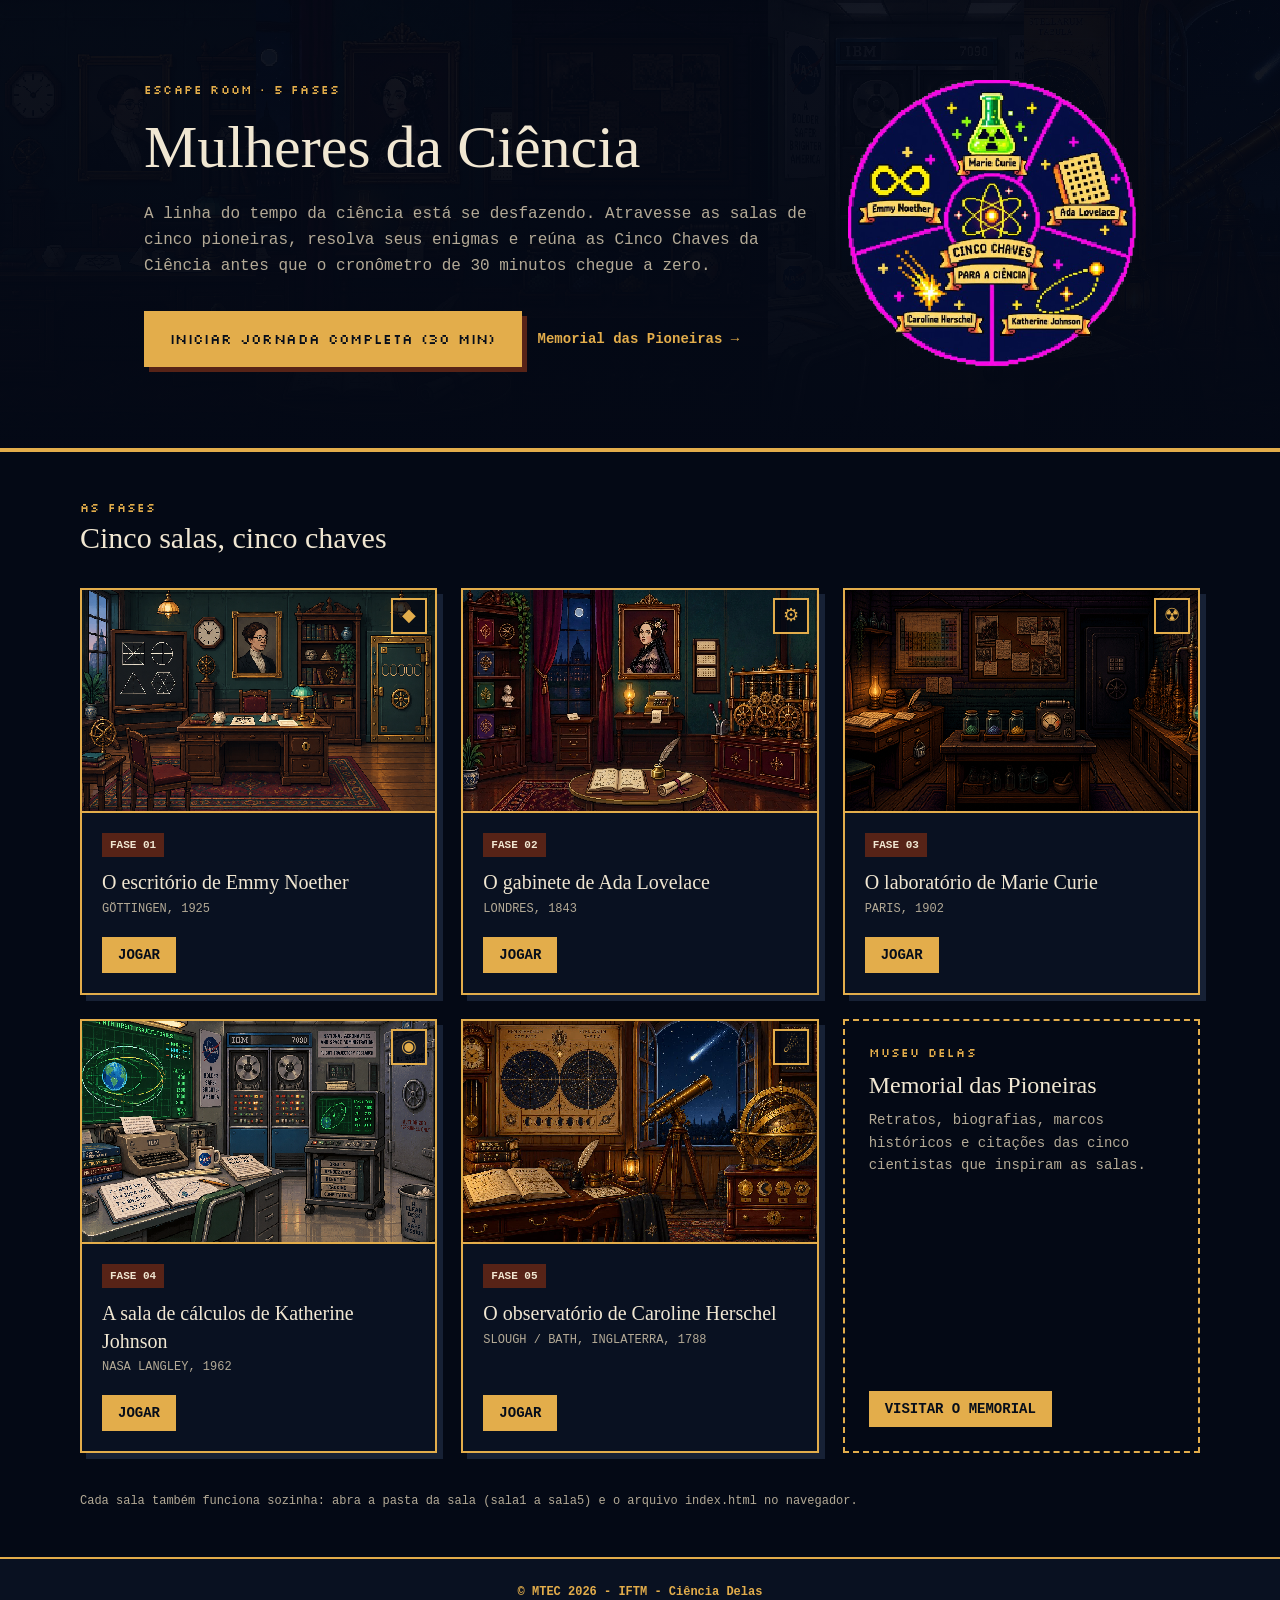
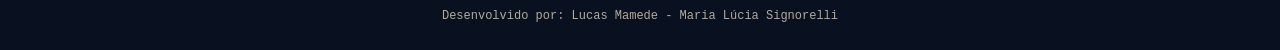
<file: index.html>
<!doctype html>
<html lang="pt-BR">
  <head>
    <meta charset="UTF-8"/>
    <meta name="viewport" content="width=device-width, initial-scale=1"/>
    <title>Escape Room — Mulheres da Ciência · Jornada pelas 5 salas</title>
    <meta name="description" content="Escape room de matemática e ciência em pixel art: cinco salas, cinco pioneiras, um cronômetro de 30 minutos."/>
    <link rel="icon" href="favicon.png" type="image/png" />
    <link rel="stylesheet" href="style.css" />
    <script src="main.js" defer></script>
  </head>

  <body>
    <!-- Toda a interface (página inicial, salas da Jornada e Memorial) é
         desenhada pelo main.js conforme o endereço: #/, #/sala1 ... #/sala5
         e #/memorial. Cada sala continua em sua própria pasta (salaN/). -->
    <div id="app"></div>

    <noscript>
      <p class="sem-script">Ative o JavaScript do navegador para jogar o escape room.</p>
    </noscript>
  </body>
</html>
</file>
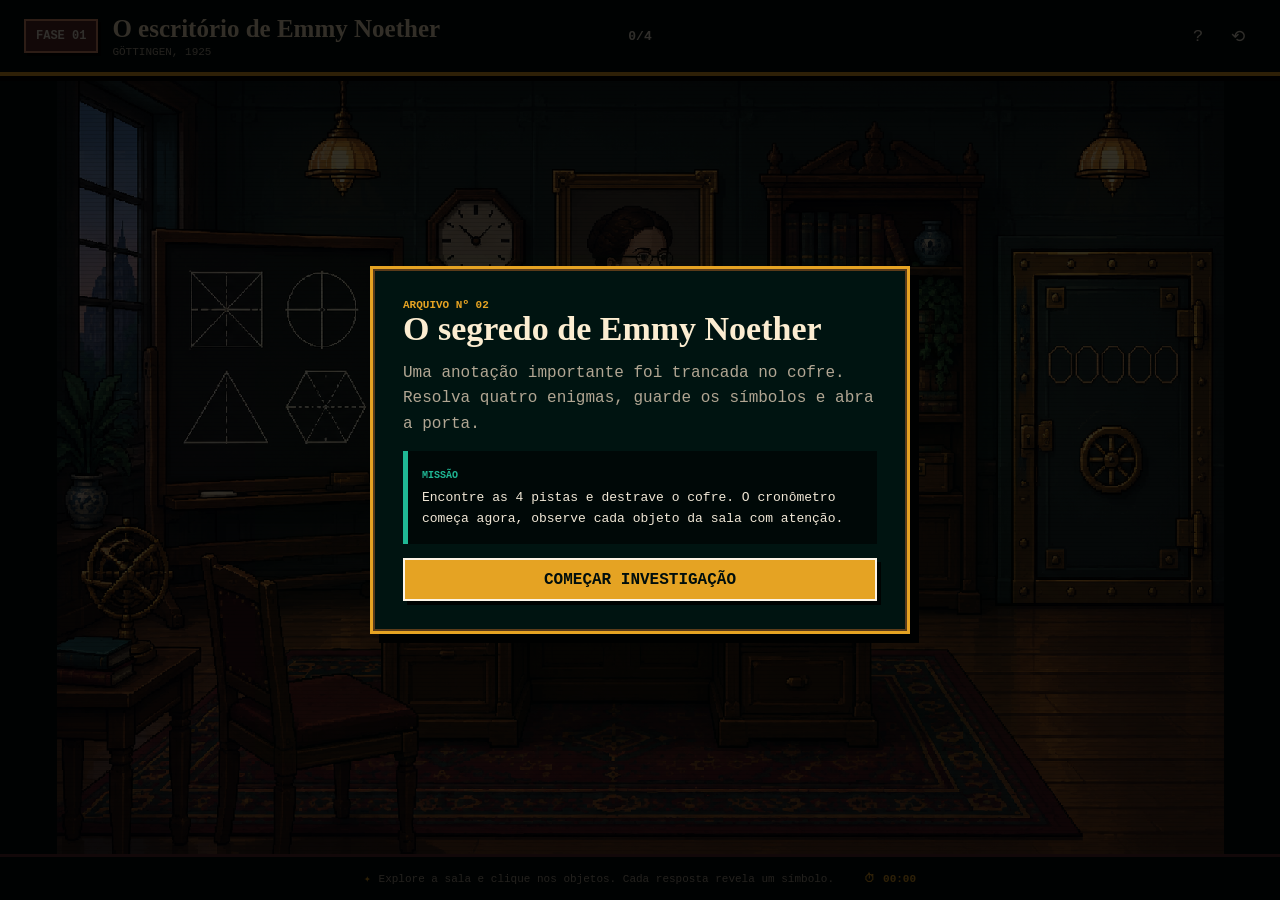
<file: sala1/index.html>
<!doctype html>
<html lang="pt-BR">
  <head>
    <meta charset="UTF-8"/>
    <meta name="viewport" content="width=device-width, initial-scale=1"/>
    <title>O Escritório de Emmy Noether — Escape Room</title>
    <meta name="description" content="Um escape room de matemática em pixel art sobre simetria e a história de Emmy Noether."/>
    <link rel="stylesheet" href="style.css" />
    <script src="main.js" defer></script>
  </head>

  <body>
    <main class="game-shell">

      <header class="game-bar">
        <div class="game-title">
          <span class="chapter">FASE 01</span>
          <div>
            <h1>O escritório de Emmy Noether</h1>
            <p>Göttingen, 1925</p>
          </div>
        </div>
        <div class="progress-panel"><strong id="progress">0/4</strong></div>
        <div class="game-actions">
          <button class="icon-btn" id="btn-help" title="Como jogar" aria-label="Como jogar"> ? </button>
          <button class="icon-btn" id="btn-reset" title="Reiniciar" aria-label="Reiniciar jogo"> ⟲ </button>
        </div>
      </header>

      <section class="room-stage" aria-label="Escritório de Emmy Noether">
        <img class="room-image" src="cenario.png" width="1536" height="1024" alt="Escritório antigo com quadro-negro, relógio, retrato, estante, escrivaninha e cofre"/>
        <div id="hotspots"></div>
        <div class="scanlines" aria-hidden="true"></div>
      </section>

      <footer class="game-footer">
        <p>
          <span class="deco" aria-hidden="true">✦</span> Explore a sala e clique nos objetos. Cada resposta revela um símbolo.</p>
        <span><span aria-hidden="true">⏱</span> <span id="timer">00:00</span></span>
      </footer>
    </main>

    <div class="overlay" id="intro-overlay">
      <div class="pixel-dialog" role="dialog" aria-modal="true">
        <div>
          <span class="dialog-kicker">ARQUIVO Nº 02</span>
          <h2>O segredo de Emmy Noether</h2>
        </div>
        <p class="dialog-desc">Uma anotação importante foi trancada no cofre. Resolva quatro enigmas, guarde os símbolos e abra a porta.</p>
        <div class="mission-note">
          <span>MISSÃO</span>
          <p>Encontre as 4 pistas e destrave o cofre. O cronômetro começa agora, observe cada objeto da sala com atenção.</p>
        </div>
        <button class="pixel-primary" id="btn-start">COMEÇAR INVESTIGAÇÃO</button>
      </div>
    </div>

    <div class="overlay" id="puzzle-overlay">
      <div class="pixel-dialog" id="puzzle-dialog" role="dialog" aria-modal="true"></div>
    </div>

    <div class="overlay" id="victory-overlay">
      <div class="pixel-dialog victory-dialog" role="dialog" aria-modal="true">
        <button class="dialog-corner-close" id="btn-close-victory" aria-label="Fechar"> ✕ </button>
        <div class="victory-star">★</div>
        <span class="dialog-kicker">SALA CONCLUÍDA</span>
        <h2>A simetria revelou o caminho!</h2>
        <p class="dialog-desc"> Emmy Noether mostrou que as simetrias da natureza estão ligadas às leis de conservação — uma ideia que transformou a matemática e a física.</p>
        <p class="victory-time">TEMPO: <span id="victory-time">00:00</span></p>
        <blockquote>“Minhas ideias são meus métodos.”</blockquote>
        <button class="pixel-primary" id="btn-again">JOGAR NOVAMENTE</button>
      </div>
    </div>
    
  </body>
</html>
</file>
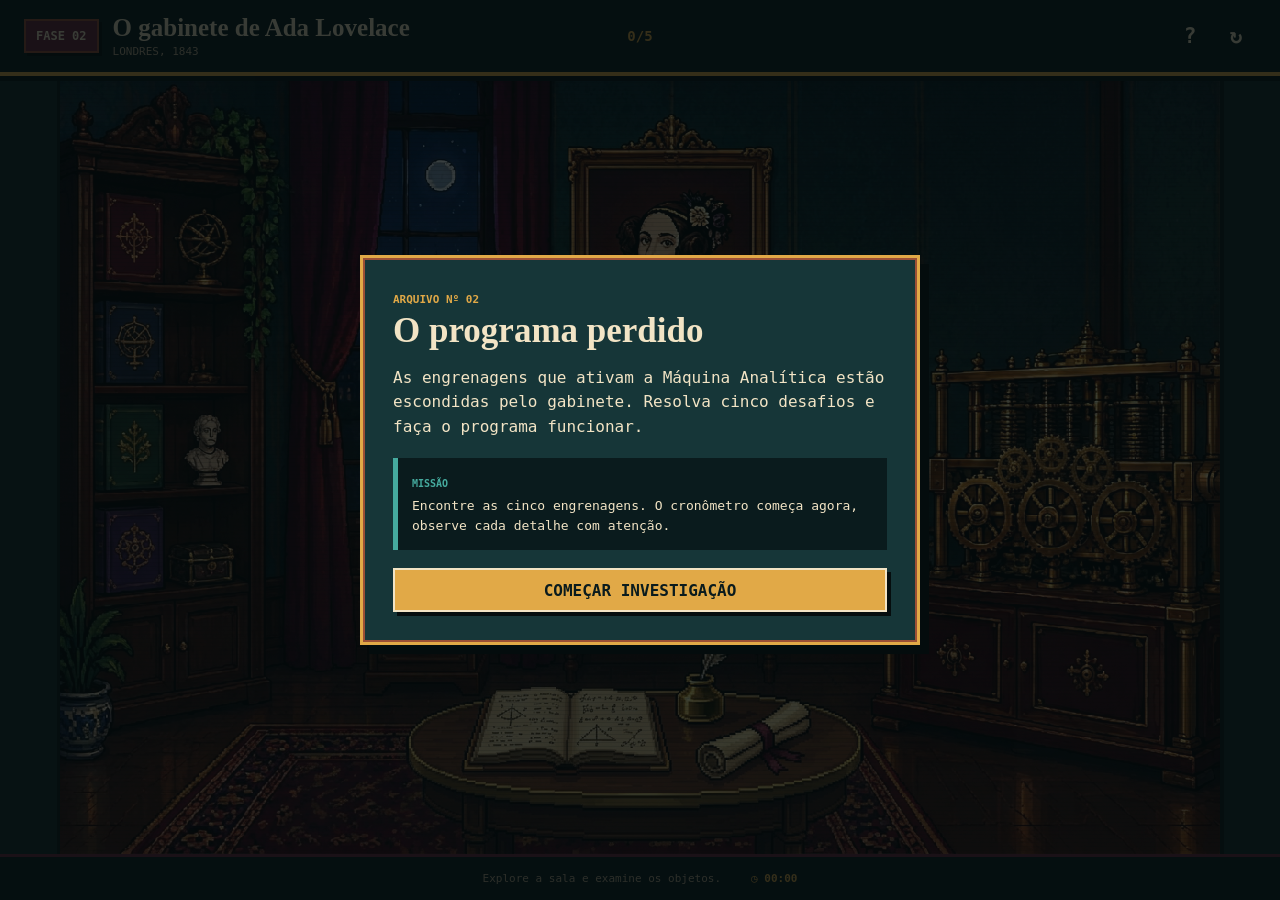
<file: sala2/index.html>
<!doctype html>
<html lang="pt-BR">
<head>
  <meta charset="utf-8">
  <meta name="viewport" content="width=device-width, initial-scale=1">
  <meta name="description" content="Escape room educativo em pixel art sobre Ada Lovelace e a Máquina Analítica.">
  <title>O Gabinete de Ada Lovelace — Escape Room</title>
  <link rel="stylesheet" href="style.css">
</head>

<body>
  
  <!-- Estrutura principal: barra superior, cenário da sala e rodapé -->
  <main class="game-shell">

    <!-- Barra superior: título da fase, progresso (X/5) e botões de ajuda/reinício -->
    <header class="game-bar">
      <div class="game-title"><span class="chapter">FASE 02</span><div><h1>O gabinete de Ada Lovelace</h1><p>Londres, 1843</p></div></div>
      <strong id="progress" class="progress" aria-live="polite">0/5</strong>
      <div class="actions">
        <button class="icon-button" id="helpButton" aria-label="Como jogar" title="Como jogar">?</button>
        <button class="icon-button" id="resetButton" aria-label="Reiniciar jogo" title="Reiniciar">↻</button>
      </div>
    </header>

    <!-- Cenário da sala. Os botões .hotspot são pontos clicáveis invisíveis posicionados sobre cada objeto; data-puzzle diz qual enigma abrir. -->
    <section class="room-stage" id="roomStage" aria-label="Gabinete vitoriano de Ada Lovelace">
      <img class="room-image" src="cenario.png" width="1264" height="848" alt="Gabinete com estante, gaveteiro, retrato, computador mecânico, 
      cartões perfurados na parede, mesa com caderno, pena e partitura, e Máquina Analítica">
      <button class="hotspot books" data-puzzle="books" aria-label="Examinar estante vitoriana"></button>
      <button class="hotspot drawers" data-puzzle="drawers" aria-label="Examinar gaveteiro"></button>
      <button class="hotspot note" data-puzzle="note" aria-label="Examinar bilhete"></button>
      <button class="hotspot portrait" data-puzzle="portrait" aria-label="Examinar retrato de Ada Lovelace"></button>
      <button class="hotspot computer" data-puzzle="computer" aria-label="Examinar computador mecânico"></button>
      <button class="hotspot cards" data-puzzle="cards" aria-label="Examinar cartões perfurados"></button>
      <button class="hotspot engine" data-puzzle="engine" aria-label="Examinar Máquina Analítica"></button>

      <!-- Brilho da lanterna azul (segue o mouse) e os quatro números escondidos em tinta invisível, junto às marcas I, II, III e IV -->
      <div class="flashlight-beam" id="flashlightBeam" aria-hidden="true"></div>
      <span class="secret-number secret-one" data-secret="1"><small>I</small>1</span>
      <span class="secret-number secret-eight" data-secret="8"><small>II</small>8</span>
      <span class="secret-number secret-four" data-secret="4"><small>III</small>4</span>
      <span class="secret-number secret-three" data-secret="3"><small>IV</small>3</span>
      <div class="scanlines" aria-hidden="true"></div>
    </section>

    <footer class="game-footer"><p id="roomPrompt">Explore a sala e examine os objetos.</p><span id="inventory" hidden>▣ LANTERNA AZUL</span><span id="timer">◷ 00:00</span></footer>
  </main>

  <!-- Janela de introdução: explica a missão e inicia o cronômetro -->
  <div class="modal open" id="introModal" role="dialog" aria-modal="true" aria-labelledby="introTitle">
    <div class="dialog intro-dialog">
      <span class="kicker">ARQUIVO Nº 02</span>
      <h2 id="introTitle">O programa perdido</h2>
       <p>As engrenagens que ativam a Máquina Analítica estão escondidas pelo gabinete. Resolva cinco desafios e faça o programa funcionar.</p>
       <div class="mission"><strong>MISSÃO</strong><p>Encontre as cinco engrenagens. O cronômetro começa agora, observe cada detalhe com atenção.</p></div>
      <button class="primary" id="startButton">COMEÇAR INVESTIGAÇÃO</button>
    </div>
  </div>

  <!-- Janela de enigma: o conteúdo (alternativas, campo de texto, gavetas ou máquina final) é montado pelo script.js em #puzzleBody -->
  <div class="modal" id="puzzleModal" role="dialog" aria-modal="true" aria-labelledby="puzzleTitle">
    <div class="dialog">
      <button class="close" id="closePuzzle" aria-label="Fechar">×</button>
      <span class="kicker" id="puzzleKicker"></span>
      <h2 id="puzzleTitle"></h2>
      <p id="puzzleDescription"></p>
      <div id="puzzleBody"></div>
      <div class="feedback-row"><p id="feedback" aria-live="polite"></p><button class="hint-button" id="hintButton">Ver dica</button></div>
      <p class="hint" id="hintText" hidden></p>
    </div>
  </div>

  <!-- Janela de vitória: aparece quando a alavanca é acionada -->
  <div class="modal" id="victoryModal" role="dialog" aria-modal="true" aria-labelledby="victoryTitle">
    <div class="dialog victory-dialog">
      <div class="victory-mark">⚙</div><span class="kicker">SALA CONCLUÍDA</span>
      <h2 id="victoryTitle">A máquina executou o programa!</h2>
      <p>Ada Lovelace percebeu que uma máquina poderia trabalhar não apenas com números, mas também com símbolos, música e ideias — uma visão pioneira da computação.</p>
      <strong id="finalTime" class="final-time"></strong>
      <blockquote>“A imaginação é a faculdade da descoberta.”</blockquote>
      <button class="primary" id="playAgainButton">JOGAR NOVAMENTE</button>
    </div>
  </div>
  <script src="script.js"></script>
</body>
</html>
</file>
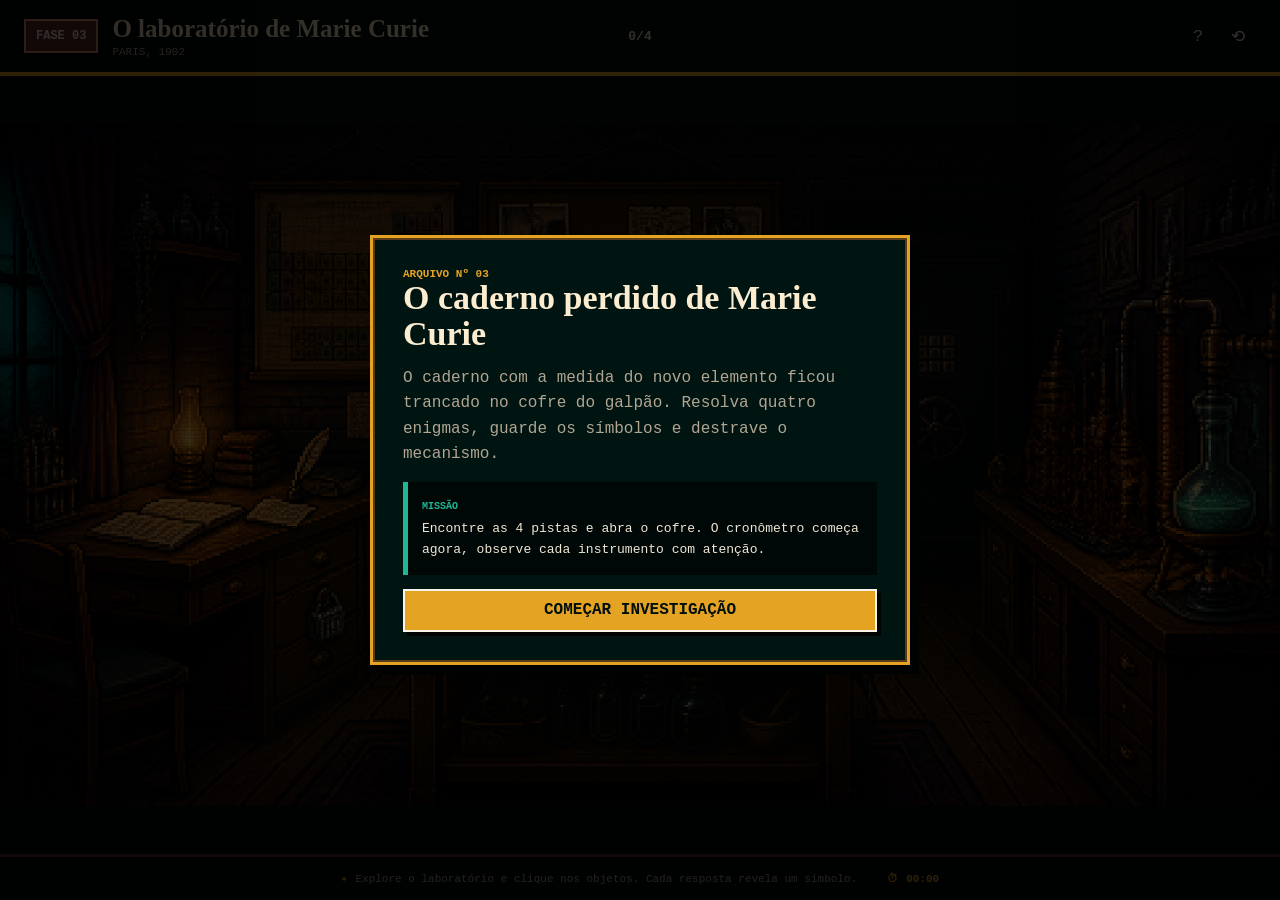
<file: sala3/index.html>
<!doctype html>
<html lang="pt-BR">
  <head>
    <meta charset="UTF-8"/>
    <meta name="viewport" content="width=device-width, initial-scale=1"/>
    <title>O Laboratório de Marie Curie — Escape Room</title>
    <meta name="description" content="Um escape room de ciência em pixel art sobre radioatividade e a história de Marie Curie."/>
    <link rel="stylesheet" href="style.css" />
    <script src="main.js" defer></script>
  </head>

  <body>
    <main class="game-shell">

      <header class="game-bar">
        <div class="game-title">
          <span class="chapter">FASE 03</span>
          <div>
            <h1>O laboratório de Marie Curie</h1>
            <p>Paris, 1902</p>
          </div>
        </div>
        <div class="progress-panel"><strong id="progress">0/4</strong></div>
        <div class="game-actions">
          <button class="icon-btn" id="btn-help" title="Como jogar" aria-label="Como jogar"> ? </button>
          <button class="icon-btn" id="btn-reset" title="Reiniciar" aria-label="Reiniciar jogo"> ⟲ </button>
        </div>
      </header>

      <section class="room-stage" aria-label="Laboratório de Marie Curie">
        <img class="room-image" src="cenario.png" width="1920" height="1024" alt="Laboratório antigo com escrivaninha, tabela periódica, painel de recortes, frascos, contador Geiger, destilador e cofre"/>
        <div id="hotspots"></div>
        <div class="scanlines" aria-hidden="true"></div>
      </section>

      <footer class="game-footer">
        <p>
          <span class="deco" aria-hidden="true">✦</span> Explore o laboratório e clique nos objetos. Cada resposta revela um símbolo.</p>
        <span><span aria-hidden="true">⏱</span> <span id="timer">00:00</span></span>
      </footer>
    </main>

    <div class="overlay" id="intro-overlay">
      <div class="pixel-dialog" role="dialog" aria-modal="true">
        <div>
          <span class="dialog-kicker">ARQUIVO Nº 03</span>
          <h2>O caderno perdido de Marie Curie</h2>
        </div>
        <p class="dialog-desc">O caderno com a medida do novo elemento ficou trancado no cofre do galpão. Resolva quatro enigmas, guarde os símbolos e destrave o mecanismo.</p>
        <div class="mission-note">
          <span>MISSÃO</span>
          <p>Encontre as 4 pistas e abra o cofre. O cronômetro começa agora, observe cada instrumento com atenção.</p>
        </div>
        <button class="pixel-primary" id="btn-start">COMEÇAR INVESTIGAÇÃO</button>
      </div>
    </div>

    <div class="overlay" id="puzzle-overlay">
      <div class="pixel-dialog" id="puzzle-dialog" role="dialog" aria-modal="true"></div>
    </div>

    <div class="overlay" id="victory-overlay">
      <div class="pixel-dialog victory-dialog" role="dialog" aria-modal="true">
        <button class="dialog-corner-close" id="btn-close-victory" aria-label="Fechar"> ✕ </button>
        <div class="victory-star">★</div>
        <span class="dialog-kicker">SALA CONCLUÍDA</span>
        <h2>O brilho invisível foi decifrado!</h2>
        <p class="dialog-desc"> Marie Curie provou que a radiação vinha do próprio átomo, isolou o polônio e o rádio e abriu caminho para a física moderna.</p>
        <p class="victory-time">TEMPO: <span id="victory-time">00:00</span></p>
        <blockquote>“Na vida, nada deve ser temido, apenas compreendido.”</blockquote>
        <button class="pixel-primary" id="btn-again">JOGAR NOVAMENTE</button>
      </div>
    </div>

  </body>
</html>
</file>
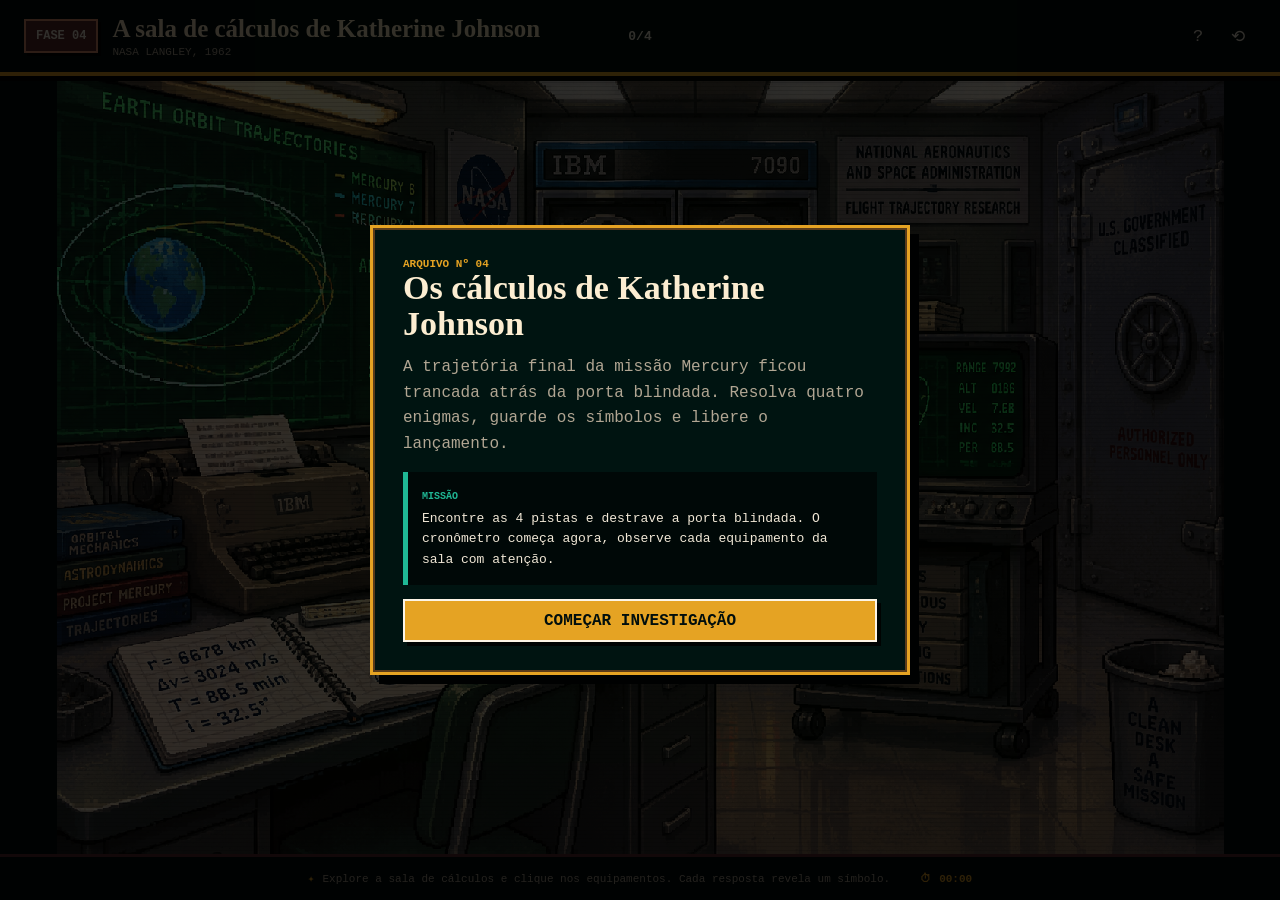
<file: sala4/index.html>
<!doctype html>
<html lang="pt-BR">
  <head>
    <meta charset="UTF-8"/>
    <meta name="viewport" content="width=device-width, initial-scale=1"/>
    <title>A Sala de Cálculos de Katherine Johnson — Escape Room</title>
    <meta name="description" content="Um escape room de matemática em pixel art sobre trajetórias espaciais e a história de Katherine Johnson na NASA."/>
    <link rel="stylesheet" href="style.css" />
    <script src="main.js" defer></script>
  </head>

  <body>
    <main class="game-shell">

      <header class="game-bar">
        <div class="game-title">
          <span class="chapter">FASE 04</span>
          <div>
            <h1>A sala de cálculos de Katherine Johnson</h1>
            <p>NASA Langley, 1962</p>
          </div>
        </div>
        <div class="progress-panel"><strong id="progress">0/4</strong></div>
        <div class="game-actions">
          <button class="icon-btn" id="btn-help" title="Como jogar" aria-label="Como jogar"> ? </button>
          <button class="icon-btn" id="btn-reset" title="Reiniciar" aria-label="Reiniciar jogo"> ⟲ </button>
        </div>
      </header>

      <section class="room-stage" aria-label="Sala de cálculos de Katherine Johnson">
        <img class="room-image" src="cenario.png" width="1536" height="1024" alt="Sala de cálculos da NASA nos anos 1960 com painel verde de trajetórias da Terra, mesa com caderno e máquina de escrever IBM, mainframe IBM 7090, terminal CRT em um carrinho e porta blindada com volante"/>
        <div id="hotspots"></div>
        <div class="scanlines" aria-hidden="true"></div>
      </section>

      <footer class="game-footer">
        <p>
          <span class="deco" aria-hidden="true">✦</span> Explore a sala de cálculos e clique nos equipamentos. Cada resposta revela um símbolo.</p>
        <span><span aria-hidden="true">⏱</span> <span id="timer">00:00</span></span>
      </footer>
    </main>

    <div class="overlay" id="intro-overlay">
      <div class="pixel-dialog" role="dialog" aria-modal="true">
        <div>
          <span class="dialog-kicker">ARQUIVO Nº 04</span>
          <h2>Os cálculos de Katherine Johnson</h2>
        </div>
        <p class="dialog-desc">A trajetória final da missão Mercury ficou trancada atrás da porta blindada. Resolva quatro enigmas, guarde os símbolos e libere o lançamento.</p>
        <div class="mission-note">
          <span>MISSÃO</span>
          <p>Encontre as 4 pistas e destrave a porta blindada. O cronômetro começa agora, observe cada equipamento da sala com atenção.</p>
        </div>
        <button class="pixel-primary" id="btn-start">COMEÇAR INVESTIGAÇÃO</button>
      </div>
    </div>

    <div class="overlay" id="puzzle-overlay">
      <div class="pixel-dialog" id="puzzle-dialog" role="dialog" aria-modal="true"></div>
    </div>

    <div class="overlay" id="victory-overlay">
      <div class="pixel-dialog victory-dialog" role="dialog" aria-modal="true">
        <button class="dialog-corner-close" id="btn-close-victory" aria-label="Fechar"> ✕ </button>
        <div class="victory-star">★</div>
        <span class="dialog-kicker">SALA CONCLUÍDA</span>
        <h2>A trajetória foi confirmada!</h2>
        <p class="dialog-desc"> Katherine Johnson calculou à mão as trajetórias das primeiras missões espaciais dos EUA. Em 1962, John Glenn só aceitou voar depois que ela conferiu os números do computador.</p>
        <p class="victory-time">TEMPO: <span id="victory-time">00:00</span></p>
        <blockquote>“Goste do que você faz, e então fará o seu melhor.”</blockquote>
        <button class="pixel-primary" id="btn-again">JOGAR NOVAMENTE</button>
      </div>
    </div>

  </body>
</html>
</file>
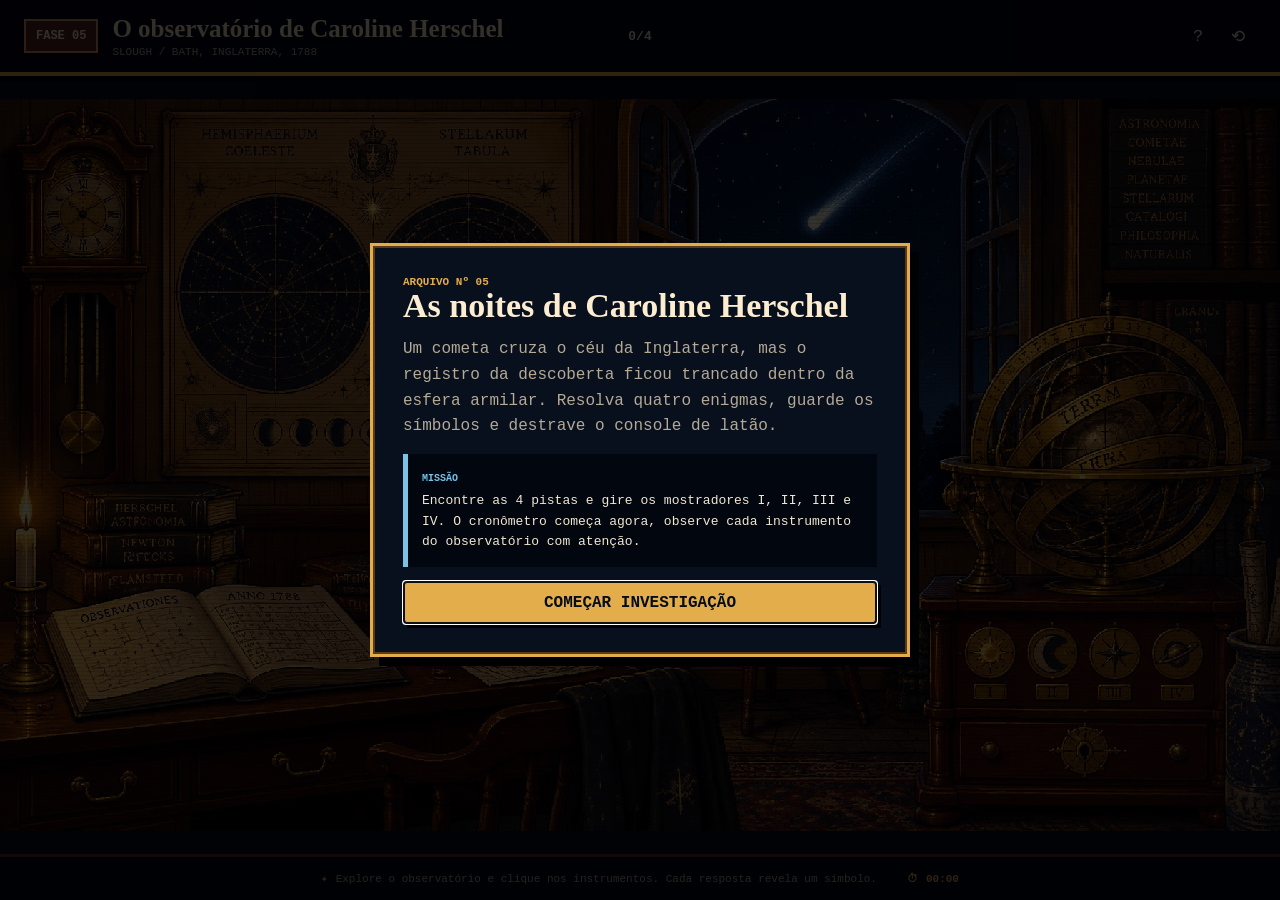
<file: sala5/index.html>
<!doctype html>
<html lang="pt-BR">
  <head>
    <meta charset="UTF-8"/>
    <meta name="viewport" content="width=device-width, initial-scale=1"/>
    <title>O Observatório de Caroline Herschel — Escape Room</title>
    <meta name="description" content="Um escape room de matemática em pixel art sobre cometas, estrelas e a história da astrônoma Caroline Herschel."/>
    <link rel="stylesheet" href="style.css" />
    <script src="main.js" defer></script>
  </head>

  <body>
    <main class="game-shell">

      <header class="game-bar">
        <div class="game-title">
          <span class="chapter">FASE 05</span>
          <div>
            <h1>O observatório de Caroline Herschel</h1>
            <p>Slough / Bath, Inglaterra, 1788</p>
          </div>
        </div>
        <div class="progress-panel"><strong id="progress">0/4</strong></div>
        <div class="game-actions">
          <button class="icon-btn" id="btn-help" title="Como jogar" aria-label="Como jogar"> ? </button>
          <button class="icon-btn" id="btn-reset" title="Reiniciar" aria-label="Reiniciar jogo"> ⟲ </button>
        </div>
      </header>

      <section class="room-stage" aria-label="Observatório de Caroline Herschel">
        <img class="room-image" src="cenario.png" width="1792" height="1024" alt="Observatório do século XVIII à luz de velas, com relógio de pêndulo, carta celeste Hemisphaerium Coeleste na parede, mesa com o diário de observações Anno 1788, telescópio refletor de latão diante da janela onde passa um cometa e esfera armilar sobre um console de latão com quatro mostradores"/>
        <div id="hotspots"></div>
        <div class="scanlines" aria-hidden="true"></div>
      </section>

      <footer class="game-footer">
        <p>
          <span class="deco" aria-hidden="true">✦</span> Explore o observatório e clique nos instrumentos. Cada resposta revela um símbolo.</p>
        <span><span aria-hidden="true">⏱</span> <span id="timer">00:00</span></span>
      </footer>
    </main>

    <div class="overlay" id="intro-overlay">
      <div class="pixel-dialog" role="dialog" aria-modal="true">
        <div>
          <span class="dialog-kicker">ARQUIVO Nº 05</span>
          <h2>As noites de Caroline Herschel</h2>
        </div>
        <p class="dialog-desc">Um cometa cruza o céu da Inglaterra, mas o registro da descoberta ficou trancado dentro da esfera armilar. Resolva quatro enigmas, guarde os símbolos e destrave o console de latão.</p>
        <div class="mission-note">
          <span>MISSÃO</span>
          <p>Encontre as 4 pistas e gire os mostradores I, II, III e IV. O cronômetro começa agora, observe cada instrumento do observatório com atenção.</p>
        </div>
        <button class="pixel-primary" id="btn-start">COMEÇAR INVESTIGAÇÃO</button>
      </div>
    </div>

    <div class="overlay" id="puzzle-overlay">
      <div class="pixel-dialog" id="puzzle-dialog" role="dialog" aria-modal="true"></div>
    </div>

    <div class="overlay" id="victory-overlay">
      <div class="pixel-dialog victory-dialog" role="dialog" aria-modal="true">
        <button class="dialog-corner-close" id="btn-close-victory" aria-label="Fechar"> ✕ </button>
        <div class="victory-star">☄</div>
        <span class="dialog-kicker">SALA CONCLUÍDA</span>
        <h2>A esfera armilar girou!</h2>
        <p class="dialog-desc">Caroline Herschel (1750–1848) foi a primeira mulher a descobrir um cometa, em 1786, e encontrou oito ao todo. Em 1787 tornou-se a primeira mulher paga para trabalhar como cientista, com um salário do rei George III. Catalogou centenas de nebulosas e, em 1828, recebeu a Medalha de Ouro da Royal Astronomical Society.</p>
        <p class="victory-time">TEMPO: <span id="victory-time">00:00</span></p>
        <blockquote>“Aqui na Terra, o olhar da glorificada voltava-se para o céu estrelado.”<br/><small>— epitáfio que Caroline escreveu para si</small></blockquote>
        <button class="pixel-primary" id="btn-again">JOGAR NOVAMENTE</button>
      </div>
    </div>

  </body>
</html>
</file>
<file: style.css>
/* =====================================================================
   ESCAPE ROOM — MULHERES DA CIÊNCIA · ESTILO DA PÁGINA PRINCIPAL
   Visual retrô azul-noite e latão, igual ao site. As salas têm o próprio
   style.css dentro de cada pasta (salaN/).
   ===================================================================== */

/* Fonte pixel (Silkscreen) incluída no pacote, para funcionar sem internet. */
@font-face {
  font-family: "Silkscreen";
  font-style: normal;
  font-weight: 400;
  font-display: swap;
  src: url("fontes/silkscreen-latin-ext.woff2") format("woff2");
  unicode-range: U+0100-02BA, U+02BD-02C5, U+02C7-02CC, U+02CE-02D7, U+02DD-02FF, U+0304, U+0308, U+0329, U+1D00-1DBF,
    U+1E00-1E9F, U+1EF2-1EFF, U+2020, U+20A0-20AB, U+20AD-20C4, U+2113, U+2C60-2C7F, U+A720-A7FF;
}
@font-face {
  font-family: "Silkscreen";
  font-style: normal;
  font-weight: 400;
  font-display: swap;
  src: url("fontes/silkscreen-latin.woff2") format("woff2");
  unicode-range: U+0000-00FF, U+0131, U+0152-0153, U+02BB-02BC, U+02C6, U+02DA, U+02DC, U+0304, U+0308, U+0329,
    U+2000-206F, U+20AC, U+2122, U+2191, U+2193, U+2212, U+2215, U+FEFF, U+FFFD;
}

/* Define as cores reutilizadas no projeto. */
:root {
  --background: oklch(0.14 0.03 262);
  --foreground: oklch(0.93 0.03 85);
  --card: oklch(0.18 0.035 262);
  --primary: oklch(0.78 0.13 80);
  --primary-foreground: oklch(0.16 0.03 262);
  --secondary: oklch(0.33 0.08 35);
  --secondary-foreground: oklch(0.93 0.03 85);
  --muted: oklch(0.25 0.04 262);
  --muted-foreground: oklch(0.74 0.03 85);
  --destructive: oklch(0.65 0.2 27);
  --destructive-foreground: oklch(0.98 0 0);
  --border: oklch(0.56 0.09 70);

  /* Fontes: serifada para títulos, máquina de escrever para textos e pixel para destaques. */
  --fonte-serif: Georgia, "Times New Roman", serif;
  --fonte-mono: "Courier New", Courier, monospace;
  --fonte-pixel: "Silkscreen", "Courier New", monospace;
}

/* Ajuste global do modelo de caixa. */
* {
  box-sizing: border-box;
  border-color: var(--border);
}

/* Configuração geral da página: fundo, texto e fonte. */
html,
body {
  min-height: 100%;
}

body {
  margin: 0;
  background: var(--background);
  color: var(--foreground);
  font-family: var(--fonte-mono);
  line-height: 1.5;
}

h1,
h2,
h3,
p,
ol,
figure,
blockquote {
  margin: 0;
}

ol {
  padding: 0;
  list-style: none;
}

img {
  display: block;
  max-width: 100%;
}

a {
  color: inherit;
  text-decoration: none;
}

button {
  font: inherit;
  color: inherit;
  background: none;
  border: 0;
  cursor: pointer;
}

[hidden] {
  display: none !important;
}

.sem-script {
  padding: 2rem;
  text-align: center;
}

/* ===== PEÇAS REAPROVEITADAS ===== */

.fonte-pixel {
  font-family: var(--fonte-pixel);
  color: var(--primary);
}

/* Pequeno texto em pixel acima dos títulos. */
.sobretitulo {
  font-family: var(--fonte-pixel);
  font-size: 0.75rem;
  line-height: 1rem;
  text-transform: uppercase;
  letter-spacing: 0.1em;
  color: var(--primary);
}

.titulo-secao {
  margin-top: 0.25rem;
  font-family: var(--fonte-serif);
  font-size: 1.875rem;
  line-height: 2.25rem;
  font-weight: 400;
}

/* Botão principal em latão com sombra deslocada (estilo pixel). */
.botao-destaque {
  border: 2px solid var(--primary);
  background: var(--primary);
  color: var(--primary-foreground);
  padding: 1rem 1.5rem;
  font-family: var(--fonte-pixel);
  font-size: 0.875rem;
  line-height: 1.25rem;
  letter-spacing: 0.025em;
  box-shadow: 5px 5px 0 var(--secondary);
  transition: transform 0.15s;
}

.botao-destaque:hover {
  transform: translateY(-2px);
}

/* Botão só com contorno (ex.: "CONTINUAR"). */
.botao-contorno {
  border: 2px solid var(--primary);
  padding: 0.875rem 1.25rem;
  font-family: var(--fonte-pixel);
  font-size: 0.75rem;
  line-height: 1rem;
  color: var(--primary);
}

.botao-contorno:hover,
.botao-contorno-pequeno:hover {
  background: var(--muted);
}

.botao-contorno-pequeno {
  display: inline-block;
  margin-top: 1.25rem;
  border: 2px solid var(--primary);
  padding: 0.5rem 1rem;
  font-size: 0.75rem;
  line-height: 1rem;
  font-weight: 700;
  color: var(--primary);
}

/* Botão pequeno preenchido (ex.: "JOGAR"). */
.botao-pequeno {
  display: inline-block;
  width: fit-content;
  background: var(--primary);
  color: var(--primary-foreground);
  padding: 0.5rem 1rem;
  font-size: 0.875rem;
  line-height: 1.25rem;
  font-weight: 700;
}

.botao-pequeno:hover {
  opacity: 0.9;
}

.link-forte {
  font-size: 0.875rem;
  line-height: 1.25rem;
  font-weight: 700;
  color: var(--primary);
  text-underline-offset: 4px;
}

.link-forte:hover {
  text-decoration: underline;
}

/* Fileira com as cinco chaves da jornada. */
.chaves {
  display: flex;
  align-items: center;
  justify-content: center;
  gap: 0.375rem;
}

.chaves li {
  display: grid;
  place-items: center;
  width: 1.5rem;
  height: 1.5rem;
  border: 2px solid color-mix(in oklch, var(--muted-foreground) 40%, transparent);
  font-size: 0.75rem;
  line-height: 1rem;
  font-weight: 700;
  color: color-mix(in oklch, var(--muted-foreground) 50%, transparent);
}

.chaves li.tem {
  border-color: var(--primary);
  background: var(--primary);
  color: var(--primary-foreground);
}

.chaves-grandes li {
  width: 2.75rem;
  height: 2.75rem;
  font-size: 1.25rem;
  line-height: 1.75rem;
}

/* Brilho pulsante das chaves conquistadas. */
@keyframes brilho {
  0%,
  100% {
    box-shadow: 0 0 0 0 color-mix(in oklch, var(--primary) 60%, transparent);
  }
  50% {
    box-shadow: 0 0 24px 4px color-mix(in oklch, var(--primary) 60%, transparent);
  }
}

/* Piscar do cronômetro nos últimos 5 minutos. */
@keyframes piscar {
  50% {
    opacity: 0.5;
  }
}

.pagina {
  min-height: 100vh;
}

/* ===== PÁGINA INICIAL ===== */

/* Abertura com o mosaico dos cinco cenários ao fundo. */
.abertura {
  position: relative;
  overflow: hidden;
  border-bottom: 4px solid var(--primary);
}

.abertura-mosaico {
  position: absolute;
  inset: 0;
  display: grid;
  grid-template-columns: repeat(5, 1fr);
  opacity: 0.25;
}

.abertura-mosaico img {
  width: 100%;
  height: 100%;
  object-fit: cover;
  image-rendering: pixelated;
}

.abertura-veu {
  position: absolute;
  inset: 0;
  background: linear-gradient(
    to bottom,
    color-mix(in oklch, var(--background) 70%, transparent),
    color-mix(in oklch, var(--background) 85%, transparent),
    var(--background)
  );
}

/* Texto e botões à esquerda; a logo vai para a direita em telas largas
   e para baixo do texto no celular. */
.abertura-conteudo {
  position: relative;
  max-width: 64rem;
  margin: 0 auto;
  padding: 3.5rem 1rem;
  display: grid;
  align-items: center;
  gap: 2rem;
}

.abertura-logo {
  display: block;
  margin: 0 auto;
  width: 12rem;
  height: auto;
  image-rendering: pixelated;
}

.titulo-principal {
  margin-top: 0.75rem;
  max-width: 48rem;
  font-family: var(--fonte-serif);
  font-size: 2.25rem;
  line-height: 1.25;
  font-weight: 400;
}

.abertura-texto {
  margin-top: 1rem;
  max-width: 42rem;
  font-size: 0.875rem;
  line-height: 1.625;
  color: var(--muted-foreground);
}

.abertura-acoes {
  margin-top: 2rem;
  display: flex;
  flex-wrap: wrap;
  align-items: center;
  gap: 1rem;
}

.abertura-status {
  margin-top: 1.5rem;
  display: flex;
  flex-wrap: wrap;
  align-items: center;
  gap: 0.75rem;
  font-size: 0.75rem;
  line-height: 1rem;
  color: var(--muted-foreground);
}

/* Grade com os cartões das cinco salas. */
.secao-salas {
  max-width: 72rem;
  margin: 0 auto;
  padding: 3rem 1rem;
}

.grade-salas {
  margin-top: 2rem;
  display: grid;
  gap: 1.5rem;
}

.cartao-sala {
  display: flex;
  flex-direction: column;
  border: 2px solid var(--primary);
  background: var(--card);
  box-shadow: 6px 6px 0 var(--muted);
}

.cartao-imagem {
  position: relative;
  display: block;
  overflow: hidden;
  border-bottom: 2px solid var(--primary);
}

.cartao-imagem img,
.galeria img {
  width: 100%;
  aspect-ratio: 16 / 10;
  object-fit: cover;
  image-rendering: pixelated;
  transition: transform 0.3s;
}

.cartao-imagem:hover img,
.galeria a:hover img {
  transform: scale(1.05);
}

/* Selo com o símbolo da chave no canto da imagem. */
.selo-chave {
  position: absolute;
  top: 0.5rem;
  right: 0.5rem;
  display: grid;
  place-items: center;
  width: 2.25rem;
  height: 2.25rem;
  border: 2px solid var(--primary);
  background: color-mix(in oklch, var(--background) 80%, transparent);
  color: var(--primary);
  font-size: 1.125rem;
  line-height: 1.75rem;
}

.selo-chave.tem {
  background: var(--primary);
  color: var(--primary-foreground);
}

.cartao-corpo {
  display: flex;
  flex: 1;
  flex-direction: column;
  gap: 0.25rem;
  padding: 1.25rem;
}

.etiqueta-fase {
  width: fit-content;
  background: var(--secondary);
  color: var(--secondary-foreground);
  padding: 0.25rem 0.5rem;
  font-size: 11px;
  font-weight: 700;
}

.cartao-corpo h3 {
  margin-top: 0.5rem;
  font-family: var(--fonte-serif);
  font-size: 1.25rem;
  line-height: 1.375;
  font-weight: 400;
}

.lugar {
  font-size: 0.75rem;
  line-height: 1rem;
  text-transform: uppercase;
  color: var(--muted-foreground);
}

.cartao-acoes {
  margin-top: auto;
  padding-top: 1rem;
  display: flex;
  flex-wrap: wrap;
  align-items: center;
  gap: 0.75rem;
}

/* Cartão tracejado que leva ao Memorial. */
.cartao-memorial {
  display: flex;
  flex-direction: column;
  justify-content: space-between;
  gap: 1rem;
  border: 2px dashed var(--primary);
  padding: 1.5rem;
}

.cartao-memorial h3 {
  margin-top: 0.5rem;
  font-family: var(--fonte-serif);
  font-size: 1.5rem;
  line-height: 2rem;
  font-weight: 400;
}

.cartao-memorial p:not(.sobretitulo) {
  margin-top: 0.5rem;
  font-size: 0.875rem;
  line-height: 1.625;
  color: var(--muted-foreground);
}

.nota {
  margin-top: 2.5rem;
  font-size: 0.75rem;
  line-height: 1rem;
  color: var(--muted-foreground);
}

/* ===== MEMORIAL DAS PIONEIRAS ===== */

.barra-simples {
  display: flex;
  align-items: center;
  justify-content: space-between;
  border-bottom: 2px solid var(--primary);
  background: var(--card);
  padding: 0.5rem 1rem;
  font-size: 0.75rem;
  line-height: 1rem;
}

.barra-simples .link-forte {
  font-size: 0.75rem;
  line-height: 1rem;
}

.memorial-topo {
  max-width: 64rem;
  margin: 0 auto;
  padding: 3rem 1rem 2rem;
  text-align: center;
}

.titulo-memorial {
  margin-top: 0.75rem;
  font-family: var(--fonte-serif);
  font-size: 2.25rem;
  line-height: 2.5rem;
  font-weight: 400;
}

.memorial-texto {
  max-width: 42rem;
  margin: 1rem auto 0;
  font-size: 0.875rem;
  line-height: 1.625;
  color: var(--muted-foreground);
}

.memorial-vitoria {
  margin-top: 1.5rem;
  display: inline-flex;
  flex-wrap: wrap;
  align-items: center;
  justify-content: center;
  gap: 0.75rem;
  border: 2px solid var(--primary);
  background: var(--card);
  padding: 0.75rem 1rem;
  font-size: 0.875rem;
}

.memorial-vitoria strong {
  color: var(--primary);
}

/* Botões de atalho para cada pioneira. */
.atalhos-pioneiras {
  margin-top: 2rem;
  display: flex;
  flex-wrap: wrap;
  justify-content: center;
  gap: 0.5rem;
}

.atalhos-pioneiras button {
  border: 1px solid var(--primary);
  padding: 0.25rem 0.75rem;
  font-family: var(--fonte-mono);
  font-size: 0.75rem;
  line-height: 1rem;
  color: var(--primary);
}

.atalhos-pioneiras button:hover {
  background: var(--muted);
}

/* Botão fixo que volta aos atalhos das pioneiras. */
.botao-indice {
  position: fixed;
  right: 1rem;
  bottom: 1rem;
  z-index: 20;
  border: 2px solid var(--primary);
  background: var(--primary);
  padding: 0.75rem 1rem;
  font-family: var(--fonte-pixel);
  font-size: 0.75rem;
  line-height: 1rem;
  color: var(--primary-foreground);
  box-shadow: 4px 4px 0 var(--secondary);
  transition: transform 0.15s;
}

.botao-indice:hover {
  transform: translateY(-2px);
}

/* Rodapé de créditos (página inicial e Memorial). */
.rodape {
  border-top: 2px solid var(--primary);
  background: var(--card);
  padding: 1.5rem 1rem;
  text-align: center;
  font-size: 0.75rem;
  line-height: 1.625;
  color: var(--muted-foreground);
}

.rodape-titulo {
  font-weight: 700;
  color: var(--primary);
}

.rodape p + p {
  margin-top: 0.25rem;
}

.memorial-lista {
  max-width: 64rem;
  margin: 0 auto;
  padding: 0 1rem 4rem;
  display: flex;
  flex-direction: column;
  gap: 3rem;
}

/* Ficha de cada pioneira. */
.ficha {
  scroll-margin-top: 1.5rem;
  border: 2px solid var(--primary);
  background: var(--card);
  box-shadow: 8px 8px 0 var(--muted);
}

.ficha-topo {
  display: grid;
}

.ficha-retrato {
  position: relative;
  border-bottom: 2px solid var(--primary);
}

.ficha-retrato img {
  width: 100%;
  height: 100%;
  aspect-ratio: 1;
  object-fit: cover;
  image-rendering: pixelated;
}

.ficha-retrato figcaption {
  position: absolute;
  left: 0;
  right: 0;
  bottom: 0;
  background: color-mix(in oklch, var(--background) 85%, transparent);
  padding: 0.5rem 1rem;
  font-size: 0.75rem;
  line-height: 1rem;
}

.ficha-retrato figcaption span {
  color: var(--primary);
}

.ficha-texto {
  padding: 1.5rem;
}

.ficha-texto .destaque {
  font-size: 0.75rem;
  line-height: 1rem;
}

.ficha-texto h2 {
  margin-top: 0.25rem;
  font-family: var(--fonte-serif);
  font-size: 1.875rem;
  line-height: 2.25rem;
  font-weight: 400;
}

.area {
  margin-top: 0.25rem;
  font-size: 0.75rem;
  line-height: 1rem;
  text-transform: uppercase;
  letter-spacing: 0.025em;
  color: var(--muted-foreground);
}

.bio {
  margin-top: 1rem;
  font-size: 0.875rem;
  line-height: 1.625;
}

.ficha blockquote {
  margin-top: 1.25rem;
  border-left: 4px solid var(--primary);
  padding-left: 1rem;
  font-family: var(--fonte-serif);
  font-size: 1.125rem;
  line-height: 1.375;
  font-style: italic;
  color: var(--primary);
}

.ficha-rodape {
  display: grid;
  gap: 1.5rem;
  border-top: 2px solid var(--primary);
  padding: 1.5rem;
}

.ficha-rodape h3 {
  font-family: var(--fonte-pixel);
  font-size: 0.75rem;
  line-height: 1rem;
  font-weight: 400;
  text-transform: uppercase;
  color: var(--primary);
}

/* Linha do tempo dos marcos históricos. */
.linha-tempo {
  margin-top: 0.75rem;
  display: flex;
  flex-direction: column;
  gap: 0.5rem;
  border-left: 2px solid var(--muted);
  padding-left: 1rem;
}

.linha-tempo li {
  position: relative;
  font-size: 0.875rem;
  line-height: 1.375;
}

.linha-tempo li::before {
  content: "";
  position: absolute;
  left: -1.4rem;
  top: 0.25rem;
  width: 0.625rem;
  height: 0.625rem;
  background: var(--primary);
}

.linha-tempo strong {
  margin-right: 0.5rem;
  color: var(--primary);
}

.legado {
  margin-top: 0.75rem;
  font-size: 0.875rem;
  line-height: 1.625;
  color: var(--muted-foreground);
}

/* Galeria dos cenários. */
.galeria {
  margin-top: 1.5rem;
  display: grid;
  gap: 1rem;
}

.galeria figure {
  border: 2px solid var(--primary);
  background: var(--card);
}

.galeria a {
  display: block;
  overflow: hidden;
}

.galeria figcaption {
  padding: 0.75rem;
  font-size: 0.75rem;
  line-height: 1rem;
}

.galeria figcaption strong {
  color: var(--primary);
}

.galeria figcaption span {
  color: var(--muted-foreground);
}

.memorial-fim {
  display: flex;
  flex-direction: column;
  align-items: center;
  gap: 0.75rem;
  border-top: 2px solid var(--primary);
  padding-top: 2.5rem;
  text-align: center;
}

.memorial-fim > p {
  font-family: var(--fonte-serif);
  font-size: 1.5rem;
  line-height: 2rem;
}

/* ===== MOLDURA DAS SALAS (JORNADA) ===== */

.moldura {
  position: fixed;
  inset: 0;
  display: flex;
  flex-direction: column;
  background: var(--background);
}

/* Moldura vermelha nos últimos 5 minutos. */
.moldura.em-alerta {
  box-shadow: inset 0 0 0 4px var(--destructive);
}

/* Barra superior com as salas, chaves e cronômetro. */
.barra-salas {
  display: flex;
  flex-shrink: 0;
  flex-wrap: wrap;
  align-items: center;
  gap: 0.25rem;
  min-height: 2.75rem;
  border-bottom: 2px solid var(--primary);
  background: var(--card);
  padding: 0.25rem 0.5rem;
  font-size: 0.75rem;
  line-height: 1rem;
}

.em-alerta .barra-salas {
  border-color: var(--destructive);
}

.barra-link {
  padding: 0.25rem 0.5rem;
}

.barra-link:hover {
  background: var(--muted);
}

.barra-link.forte {
  font-weight: 700;
  color: var(--primary);
}

.barra-link.ativo {
  background: var(--primary);
  color: var(--primary-foreground);
  font-weight: 700;
}

.chave-barra {
  margin-left: 0.25rem;
}

.chave-barra:empty {
  display: none;
}

.separador {
  color: var(--muted-foreground);
}

.barra-direita {
  margin-left: auto;
  display: flex;
  align-items: center;
  gap: 0.5rem;
}

.link-jornada {
  display: none;
  border: 1px solid var(--primary);
  padding: 0.25rem 0.5rem;
  color: var(--primary);
}

.link-jornada:hover,
.botao-jornada:hover {
  background: var(--muted);
}

/* Cronômetro global de 30 minutos. */
.cronometro {
  display: flex;
  align-items: center;
  gap: 0.375rem;
  border: 2px solid var(--primary);
  padding: 0.125rem 0.5rem;
  font-family: var(--fonte-pixel);
  font-size: 1rem;
  line-height: 1.5rem;
  font-variant-numeric: tabular-nums;
  color: var(--primary);
}

.cronometro.esgotado {
  border-color: var(--destructive);
  color: var(--destructive);
}

.cronometro.alerta {
  border-color: var(--destructive);
  background: var(--destructive);
  color: var(--destructive-foreground);
  animation: piscar 2s cubic-bezier(0.4, 0, 0.6, 1) infinite;
}

.botao-jornada {
  border: 1px solid var(--primary);
  padding: 0.25rem 0.5rem;
  font-family: var(--fonte-mono);
  font-weight: 700;
  color: var(--primary);
}

/* Faixa de aviso dos últimos 5 minutos. */
.aviso-alerta {
  flex-shrink: 0;
  background: var(--destructive);
  color: var(--destructive-foreground);
  padding: 0.25rem 0.75rem;
  text-align: center;
  font-size: 0.75rem;
  line-height: 1rem;
  font-weight: 700;
}

.area-jogo {
  display: flex;
  flex: 1;
}

.area-jogo iframe {
  width: 100%;
  flex: 1;
  border: 0;
}

/* Trechos que aparecem só em telas maiores. */
.so-tablet,
.so-desktop {
  display: none;
}

/* ===== JANELAS DA JORNADA (TRANSIÇÃO, DERROTA E VITÓRIA) ===== */

.fundo-janela {
  position: fixed;
  inset: 0;
  z-index: 50;
  display: flex;
  align-items: center;
  justify-content: center;
  padding: 1rem;
  background: color-mix(in oklch, var(--background) 85%, transparent);
  backdrop-filter: blur(4px);
}

.janela {
  width: 100%;
  max-width: 32rem;
  max-height: 92vh;
  overflow-y: auto;
  border: 4px solid var(--primary);
  background: var(--card);
  padding: 1.5rem;
  text-align: center;
  font-size: 0.875rem;
  line-height: 1.25rem;
  box-shadow: 8px 8px 0 var(--muted);
}

.janela.alerta {
  border-color: var(--destructive);
}

.janela h2 {
  margin-top: 0.5rem;
  font-family: var(--fonte-serif);
  font-size: 1.5rem;
  line-height: 1.25;
  font-weight: 400;
}

.janela-sobretitulo {
  font-size: 0.75rem;
  line-height: 1rem;
  font-weight: 700;
  text-transform: uppercase;
  letter-spacing: 0.1em;
  color: var(--primary);
}

.janela.alerta .janela-sobretitulo {
  color: var(--destructive);
}

.janela-suave {
  margin-top: 0.25rem;
  color: var(--muted-foreground);
}

.janela-suave.pequena {
  margin-top: 0.5rem;
  font-size: 0.75rem;
  line-height: 1rem;
}

.janela-suave.texto {
  margin: 1rem 0;
  line-height: 1.625;
}

.janela-chaves {
  margin: 1.25rem 0;
}

/* Símbolo grande da chave conquistada. */
.chave-conquistada {
  display: grid;
  place-items: center;
  width: 6rem;
  height: 6rem;
  margin: 1.25rem auto;
  border: 4px solid var(--primary);
  background: var(--muted);
  color: var(--primary);
  font-size: 3rem;
  line-height: 1;
  animation: brilho 1.6s ease-in-out infinite;
}

.icone-derrota,
.icone-vitoria {
  margin-bottom: 1rem;
  font-family: var(--fonte-pixel);
  font-size: 3rem;
  line-height: 1;
}

.icone-derrota {
  color: var(--destructive);
}

.icone-vitoria {
  margin-bottom: 0.75rem;
  color: var(--primary);
  animation: brilho 1.6s ease-in-out infinite;
}

.tempo-destaque {
  font-family: var(--fonte-pixel);
  font-size: 1.125rem;
  font-weight: 400;
  color: var(--primary);
}

.janela-fechar {
  display: flex;
  justify-content: flex-end;
}

.janela-fechar button {
  margin: -0.5rem -0.5rem 0 0;
  padding: 0 0.5rem;
  font-size: 1.125rem;
  color: var(--muted-foreground);
}

.janela-fechar button:hover {
  color: var(--foreground);
}

.janela-botoes {
  margin-top: 1.5rem;
  display: grid;
  gap: 0.75rem;
}

/* Botão principal das janelas. */
.botao-janela {
  width: 100%;
  margin-top: 1.5rem;
  border: 2px solid var(--primary);
  background: var(--primary);
  color: var(--primary-foreground);
  padding: 1rem 1.25rem;
  font-family: var(--fonte-pixel);
  font-size: 0.875rem;
  line-height: 1.25rem;
  letter-spacing: 0.025em;
  box-shadow: 4px 4px 0 var(--secondary);
  transition: transform 0.15s;
}

.janela-botoes .botao-janela {
  margin-top: 0;
}

.botao-janela:hover {
  transform: translateY(-2px);
}

.botao-janela:focus-visible {
  outline: 4px solid var(--primary);
  outline-offset: 2px;
}

.botao-janela-secundario {
  width: 100%;
  border: 2px solid var(--primary);
  padding: 0.75rem 1.25rem;
  font-family: var(--fonte-pixel);
  font-size: 0.75rem;
  line-height: 1rem;
  letter-spacing: 0.025em;
  color: var(--primary);
}

.botao-janela-secundario:hover {
  background: var(--muted);
}

/* ===== PÁGINA NÃO ENCONTRADA ===== */

.nao-encontrada {
  display: flex;
  min-height: 100vh;
  align-items: center;
  justify-content: center;
  padding: 0 1rem;
  text-align: center;
}

.nao-encontrada h1 {
  font-family: var(--fonte-serif);
  font-size: 3rem;
  line-height: 1;
}

.nao-encontrada p {
  margin: 0.5rem 0 1.5rem;
  font-size: 0.875rem;
  color: var(--muted-foreground);
}

/* ===== TELAS MAIORES ===== */

/* Celular deitado e tablets pequenos (a partir de 640px). */
@media (min-width: 40rem) {
  .abertura-conteudo {
    padding: 5rem 1rem;
  }

  .abertura-logo {
    width: 15rem;
  }

  .titulo-principal {
    font-size: 3.75rem;
  }

  .abertura-texto {
    font-size: 1rem;
  }

  .grade-salas,
  .galeria {
    grid-template-columns: repeat(2, 1fr);
  }

  .titulo-memorial {
    font-size: 3rem;
    line-height: 1;
  }

  .ficha-texto,
  .ficha-rodape {
    padding: 2rem;
  }

  .janela {
    padding: 2rem;
  }

  .barra-salas {
    padding: 0.25rem 0.75rem;
  }

  .so-tablet {
    display: inline;
  }

  div.so-tablet {
    display: block;
  }
}

/* Tablets (a partir de 768px). */
@media (min-width: 48rem) {
  .so-desktop {
    display: inline;
  }

  /* Logo ao lado do texto da abertura. */
  .abertura-conteudo {
    grid-template-columns: 1fr auto;
  }

  .abertura-logo {
    width: 18rem;
  }

  .ficha-topo {
    grid-template-columns: minmax(0, 5fr) minmax(0, 7fr);
  }

  .ficha-topo.invertida > :first-child {
    order: 2;
  }

  .ficha-retrato {
    border-bottom: 0;
  }

  .ficha-rodape {
    grid-template-columns: repeat(2, 1fr);
  }
}

/* Computadores (a partir de 1024px). */
@media (min-width: 64rem) {
  .grade-salas,
  .galeria {
    grid-template-columns: repeat(3, 1fr);
  }

  .link-jornada {
    display: inline;
  }
}
</file>
<file: sala1/style.css>
/* Define as cores reutilizadas no projeto. */
:root {
  --background: oklch(0.14 0.022 190);
  --foreground: oklch(0.93 0.025 83);
  --primary: oklch(0.76 0.15 78);
  --primary-foreground: oklch(0.15 0.025 188);
  --secondary: oklch(0.34 0.074 18);
  --muted: oklch(0.25 0.035 186);
  --muted-foreground: oklch(0.73 0.03 83);
  --accent: oklch(0.7 0.13 172);
  --border: oklch(0.55 0.09 67);
}

/* Ajuste global do modelo de caixa. */
* {
  box-sizing: border-box;
  border-color: var(--border);
}

/* Configuração geral da página: fundo, texto e fonte. */
html, body {
  min-height: 100%;
}

body {
  margin: 0;
  background: var(--background);
  color: var(--foreground);
  font-family: "Courier New", monospace;
}

button, input {
  font: inherit;
  letter-spacing: 0;
}

.icon-btn {
  display: inline-grid;
  place-items: center;
  width: 36px;
  height: 36px;
  padding: 0;
  border: 1px solid transparent;
  border-radius: 0;
  background: transparent;
  color: var(--foreground);
  cursor: pointer;
  font-size: 17px;
}

.icon-btn:hover {
  border-color: var(--border);
  background: var(--muted);
}

/* Estrutura geral: cabeçalho, sala e rodapé. */
.game-shell {
  min-height: 100svh;
  display: grid;
  grid-template-rows: auto 1fr auto;
  overflow: hidden;
  background: var(--background);
}

/* Barra superior com título, progresso e ações. */
.game-bar {
  min-height: 76px;
  display: grid;
  grid-template-columns: 1fr auto 1fr;
  align-items: center;
  gap: 20px;
  padding: 10px 24px;
  border-bottom: 4px solid var(--primary);
  background: oklch(0.13 0.029 190);
  box-shadow: 0 5px 0 oklch(0.07 0.018 190);
  position: relative;
  z-index: 10;
}

.game-title {
  display: flex;
  align-items: center;
  gap: 14px;
  min-width: 0;
}

.chapter {
  padding: 8px 10px;
  background: var(--secondary);
  color: var(--foreground);
  border: 2px solid oklch(0.73 0.11 42);
  box-shadow: 3px 3px 0 oklch(0.07 0.018 190);
  font-size: 12px;
  font-weight: 900;
  white-space: nowrap;
}

.game-title h1 {
  margin: 0;
  font-family: Georgia, serif;
  font-size: clamp(17px, 2vw, 25px);
  color: oklch(0.94 0.05 83);
}

.game-title p {
  margin: 3px 0 0;
  color: var(--muted-foreground);
  font-size: 11px;
  text-transform: uppercase;
}

.progress-panel {
  display: flex;
  align-items: center;
  gap: 12px;
  color: var(--muted-foreground);
  font-size: 11px;
  font-weight: bold;
}

.progress-panel strong {
  color: var(--foreground);
  font-size: 13px;
}

.game-actions {
  justify-self: end;
  display: flex;
  gap: 4px;
}

/* Área que contém a imagem da sala e dos hotspots. */
.room-stage {
  position: relative;
  width: min(100%, calc((100svh - 122px) * 1.5));
  aspect-ratio: 3 / 2;
  min-height: 0;
  align-self: center;
  justify-self: center;
  background: oklch(0.1 0.02 190);
  overflow: hidden;
  isolation: isolate;
}

/* Imagem principal da sala. */
.room-image {
  width: 100%;
  height: 100%;
  object-fit: contain;
  object-position: center;
  image-rendering: pixelated;
  display: block;
}

/* Efeito de linhas para aparência antiga. */
.scanlines {
  pointer-events: none;
  position: absolute;
  inset: 0;
  z-index: 3;
  opacity: 0.12;
  background: repeating-linear-gradient(
    0deg,
    transparent 0 3px,
    oklch(0.05 0.02 190) 3px 4px
  );
  mix-blend-mode: multiply;
}

/* Áreas invisíveis que tornam objetos clicáveis. */
.object-hotspot {
  position: absolute;
  z-index: 5;
  height: auto;
  padding: 0;
  border: none;
  border-radius: 0;
  color: transparent;
  background: transparent;
  box-shadow: none;
  cursor: default;
}

.object-hotspot:hover, .object-hotspot:focus, .object-hotspot:focus-visible {
  background: transparent;
  box-shadow: none;
  outline: none;
}

/* Posição do hotspot do quadro. */
.hotspot-board {
  left: 6%;
  top: 19%;
  width: 25%;
  height: 36%;
}

/* Posição do hotspot do relógio. */
.hotspot-clock {
  left: 31%;
  top: 13%;
  width: 10%;
  height: 17%;
}
/* Posição do hotspot da estante. */
.hotspot-books {
  left: 60.5%;
  top: 8%;
  width: 19%;
  height: 47%;
}
/* Posição do hotspot da gaveta. */
.hotspot-drawer {
  left: 58.5%;
  top: 63%;
  width: 10%;
  height: 11%;
}
/* Posição do hotspot do cofre. */
.hotspot-safe {
  left: 81.5%;
  top: 22%;
  width: 18%;
  height: 46%;
}

/* Rodapé da aplicação. */
.game-footer {
  min-height: 46px;
  display: flex;
  align-items: center;
  justify-content: center;
  gap: 30px;
  padding: 8px 20px;
  background: oklch(0.12 0.028 190);
  border-top: 3px solid oklch(0.35 0.07 20);
  color: var(--muted-foreground);
  font-size: 11px;
  position: relative;
  z-index: 10;
}

.game-footer p, .game-footer span {
  display: flex;
  align-items: center;
  gap: 8px;
  margin: 0;
}

.game-footer > span {
  color: var(--primary);
  font-weight: 900;
}

.deco {
  color: var(--primary);
}

/* Camada escura usada atrás dos modais. */
.overlay {
  position: fixed;
  inset: 0;
  z-index: 50;
  display: none;
  place-items: center;
  background: oklch(0.05 0.015 190 / 0.8);
  padding: 16px;
}

/* Torna o modal visível quando 'open' é adicionada. */
.overlay.open {
  display: grid;
}

/* Janela/modal dos desafios. */
.pixel-dialog {
  position: relative;
  width: 100%;
  max-width: 540px;
  max-height: 90svh;
  overflow: auto;
  display: grid;
  gap: 14px;
  border: 3px solid var(--primary);
  border-radius: 0;
  background: oklch(0.17 0.032 185);
  color: var(--foreground);
  box-shadow:
    9px 9px 0 oklch(0.06 0.018 190),
    inset 0 0 0 2px oklch(0.38 0.065 65);
  font-family: "Courier New", monospace;
  padding: 30px;
}

.dialog-kicker {
  display: block;
  color: var(--primary);
  font-size: 11px;
  font-weight: 900;
  text-transform: uppercase;
}

.pixel-dialog h2 {
  margin: 0;
  font-family: Georgia, serif;
  font-size: clamp(24px, 4vw, 34px);
  line-height: 1.05;
  color: oklch(0.95 0.04 83);
}

.pixel-dialog p {
  margin: 0;
  line-height: 1.6;
}

.dialog-desc {
  color: var(--muted-foreground);
}

.mission-note {
  padding: 14px;
  border-left: 5px solid var(--accent);
  background: oklch(0.12 0.026 187);
}

.mission-note span {
  color: var(--accent);
  font-size: 10px;
  font-weight: 900;
}

.mission-note p {
  margin: 5px 0 0;
  font-size: 13px;
}

/* Botão principal de ação. */
.pixel-primary {
  min-height: 43px;
  padding: 0 16px;
  border: 2px solid oklch(0.97 0.02 83);
  border-radius: 0;
  background: var(--primary);
  color: var(--primary-foreground);
  box-shadow: 4px 4px 0 oklch(0.08 0.02 190);
  font-weight: 900;
  cursor: pointer;
}

.pixel-primary:hover {
  background: oklch(0.82 0.15 78);
  transform: translate(1px, 1px);
  box-shadow: 3px 3px 0 oklch(0.08 0.02 190);
}

.pixel-primary:disabled {
  opacity: 0.5;
  cursor: not-allowed;
}

/* Grade das alternativas de múltipla escolha. */
.answer-grid {
  display: grid;
  grid-template-columns: repeat(3, 1fr);
  gap: 9px;
}

.answer-grid button {
  min-height: 64px;
  height: auto;
  white-space: normal;
  border: 2px solid var(--border);
  border-radius: 0;
  background: oklch(0.14 0.027 187);
  color: var(--foreground);
  box-shadow: 3px 3px 0 oklch(0.07 0.018 190);
  cursor: pointer;
  padding: 8px;
}

.answer-grid button:hover {
  border-color: var(--primary);
  background: oklch(0.25 0.04 184);
}

/* Formulário dos desafios com resposta digitada. */
.word-form {
  display: grid;
  gap: 9px;
}

.word-form label {
  color: var(--muted-foreground);
  font-size: 11px;
  text-transform: uppercase;
}

.word-form input {
  height: 48px;
  border: 2px solid var(--border);
  border-radius: 0;
  background: oklch(0.11 0.02 190);
  color: var(--foreground);
  padding: 0 14px;
  text-transform: uppercase;
  outline: none;
}

.word-form input:focus {
  border-color: var(--primary);
  box-shadow: 0 0 0 2px oklch(0.75 0.15 78 / 0.2);
}

/* Área de feedback e botão de dica. */
.feedback-row {
  min-height: 32px;
  display: flex;
  justify-content: space-between;
  align-items: center;
  gap: 8px;
}

.ghost-btn {
  margin-left: auto;
  border: 0;
  background: transparent;
  color: var(--primary);
  cursor: pointer;
  font-size: 12px;
}

.wrong-answer {
  margin: 0;
  color: oklch(0.76 0.15 25);
  font-size: 12px;
}

/* Caixa que apresenta a dica. */
.hint-box {
  padding: 10px 12px;
  border: 1px dashed var(--primary);
  background: oklch(0.23 0.04 75);
  color: oklch(0.93 0.04 83);
  font-size: 12px;
}

/* Painel exibido após resolver um desafio. */
.success-panel {
  display: flex;
  align-items: center;
  gap: 18px;
  padding: 18px;
  border: 2px solid var(--accent);
  background: oklch(0.2 0.045 173);
}

.success-panel p {
  margin: 4px 0 0;
  font-size: 12px;
}

.reward-symbol {
  width: 62px;
  height: 62px;
  display: grid;
  place-items: center;
  border: 3px solid var(--primary);
  background: oklch(0.14 0.025 187);
  color: var(--primary);
  font-size: 31px;
  flex: none;
}

/* Mensagem mostrada quando o cofre está bloqueado. */
.locked-message {
  text-align: center;
  padding: 20px;
  background: oklch(0.12 0.02 190);
  border: 1px solid var(--border);
}

.pixel-lock {
  font-size: 45px;
  color: var(--primary);
}

.locked-message p {
  margin: 8px 0 0;
  font-weight: bold;
}

.locked-message small {
  color: var(--muted-foreground);
}

/* Teclado usado para inserir a sequência do cofre. */
.safe-keypad {
  display: grid;
  gap: 14px;
  justify-items: center;
}

/* Visor da sequência digitada. */
.safe-display {
  display: flex;
  gap: 10px;
}

.safe-display span {
  display: grid;
  width: 44px;
  height: 48px;
  place-items: center;
  border: 2px solid var(--primary);
  background: oklch(0.1 0.025 190 / 0.9);
  color: var(--primary);
  font-size: 22px;
}

/* Grade de símbolos do cofre. */
.symbol-pad {
  display: grid;
  grid-template-columns: repeat(4, 56px);
  gap: 10px;
}

.symbol-pad button {
  height: 56px;
  font-size: 22px;
  border: 2px solid var(--border);
  border-radius: 0;
  background: oklch(0.14 0.027 187);
  color: var(--foreground);
  box-shadow: 3px 3px 0 oklch(0.07 0.018 190);
  cursor: pointer;
}

.symbol-pad button:hover {
  border-color: var(--primary);
  background: oklch(0.25 0.04 184);
}

/* Controles de apagar e destravar. */
.safe-controls {
  display: flex;
  gap: 10px;
}

.erase-btn {
  min-height: 43px;
  padding: 0 14px;
  border: 0;
  background: transparent;
  color: var(--primary);
  cursor: pointer;
  font-weight: 900;
}

/* Organização da janela de vitória. */
.victory-dialog {
  text-align: center;
  justify-items: center;
}

.victory-star {
  width: 74px;
  height: 74px;
  display: grid;
  place-items: center;
  border: 4px double var(--primary);
  color: var(--primary);
  font-size: 40px;
}

.victory-time {
  color: var(--primary);
  font-size: 13px;
  letter-spacing: 2px;
}

.victory-dialog blockquote {
  margin: 4px 0 10px;
  color: var(--accent);
  font-family: Georgia, serif;
  font-style: italic;
}

.dialog-corner-close {
  position: absolute;
  right: 14px;
  top: 14px;
  border: 0;
  background: transparent;
  color: var(--foreground);
  cursor: pointer;
  font-size: 17px;
}

/* Ajustes responsivos para telas estreitas. */
@media (max-width: 760px) {
  .game-shell {
    overflow: auto;
  }
  .game-bar {
    grid-template-columns: 1fr auto;
    gap: 10px;
    padding: 9px 12px;
  }
  .chapter {
    display: none;
  }
  .game-title h1 {
    font-size: 16px;
  }
  .progress-panel {
    grid-row: 2;
    grid-column: 1 / -1;
    justify-content: center;
  }
  .game-actions {
    grid-column: 2;
    grid-row: 1;
  }
  .room-stage {
    width: 100%;
    align-self: center;
  }
  .game-footer {
    padding: 7px 10px;
    font-size: 10px;
  }
  .game-footer p {
    max-width: 280px;
  }
  .pixel-dialog {
    width: calc(100% - 24px);
    padding: 24px 18px;
  }
  .answer-grid {
    grid-template-columns: 1fr;
  }
  .answer-grid button {
    min-height: 46px;
  }
  .hotspot-board {
    left: 2%;
    width: 29%;
  }
}

/* Reduz movimento quando o usuário solicita essa preferência. */
@media (prefers-reduced-motion: reduce) {
  *,
  *::before,
  *::after {
    animation-duration: 0.01ms !important;
    animation-iteration-count: 1 !important;
  }
}
</file>
<file: sala2/style.css>
:root {
  --material-1: oklch(0.25853 0.03014 202.606);
  --material-2: oklch(0.30976 0.03771 200.842);
  --material-3: oklch(0.20839 0.02307 205.424);
  --material-4: oklch(0.92208 0.04358 86.589);
  --material-5: oklch(0.74266 0.04512 79.675);
  --material-6: oklch(0.76944 0.13064 78.439);
  --material-7: oklch(0.51527 0.1087 39.375);
  --material-8: oklch(0.3658 0.10011 2.444);
  --material-9: oklch(0.6756 0.09518 184.51);
  --material-10: oklch(0.66593 0.15004 28.62);
  --material-11: oklch(0.16773 0.01725 209.687);
  --material-12: oklch(0.15453 0.01504 203.854);
  --material-13: oklch(0.19148 0.02231 205.915);
  --material-14: oklch(0.16088 0.02118 206.807);
  --material-15: oklch(0.14545 0.01458 204.207);
  --material-16: oklch(0.15061 0.01382 204.713);
  --material-17: oklch(0.55438 0.06773 66.454);
  --material-18: oklch(0.31134 0.03579 137.177);
  --material-19: oklch(0.33872 0.04431 188.488);
  --material-20: oklch(0.27765 0.02652 68.827);
  --material-21: oklch(0.41038 0.04428 74.055);
  --material-22: oklch(0.19722 0.01258 55.546);
  --material-23: oklch(0.31291 0.02967 74.956);
  --material-24: oklch(0.23282 0.02193 72.629);
  --material-25: oklch(0.90055 0.10642 84.685);
  --material-26: oklch(0.95617 0.05908 91.449);
  --material-27: oklch(0.92263 0.09639 89.369);
  --material-28: oklch(1 0 89.876);
  --material-29: oklch(0.75495 0.01 222.092);
  --material-30: oklch(0.50708 0.01208 219.708);
  --material-31: oklch(0.20522 0.00645 214.448);
  --material-32: oklch(0.3885 0.00982 216.735);
  --material-33: oklch(0.88126 0.0071 219.567);
  --material-34: oklch(0.70918 0.01118 219.631);
  --material-35: oklch(0.30417 0.00911 219.773);
  --material-36: oklch(0.17476 0.00523 219.772);
  --material-37: oklch(0.96441 0.00448 214.328);
  --material-38: oklch(0.54199 0.0119 219.689);
  --material-39: oklch(0.42987 0.1455 16.201);
  --material-40: oklch(0.55735 0.16854 15.459);
  --material-41: oklch(0.34573 0.12038 16.802);
  --material-42: oklch(0.76524 0.14204 12.327);
  --material-43: oklch(0.87373 0.07827 229.226);
  --material-44: oklch(0.7136 0.15791 247.133);
  --material-45: oklch(0.58395 0.22766 261.082);
  --material-46: oklch(0.932 0.03988 231.799);
}
/* Paleta de cores da sala: verde-petróleo, vinho, cobre, dourado e âmbar. */
:root {
  --background: var(--material-1);
  --surface: var(--material-2);
  --surface-deep: var(--material-3);
  --foreground: var(--material-4);
  --muted: var(--material-5);
  --gold: var(--material-6);
  --copper: var(--material-7);
  --wine: var(--material-8);
  --teal: var(--material-9);
  --feedback-ready: rgb(57, 238, 57);
  --danger: var(--material-10);
}

* {
  box-sizing: border-box;
}

html,
body {
  min-height: 100%;
}

body {
  margin: 0;
  background: var(--background);
  color: var(--foreground);
  font-family: PixelFallback, monospace;
}

button,
input {
  font: inherit;
  letter-spacing: 0;
}

button {
  color: inherit;
}

.game-shell {
  min-height: 100svh;
  display: grid;
  grid-template-rows: auto 1fr auto;
  overflow: hidden;
  background: var(--background);
}

.game-bar {
  min-height: 76px;
  display: grid;
  grid-template-columns: 1fr auto 1fr;
  align-items: center;
  gap: 20px;
  padding: 10px 24px;
  border-bottom: 4px solid var(--gold);
  background: var(--surface-deep);
  box-shadow: 0 5px 0 var(--material-11);
  position: relative;
  z-index: 10;
}

.game-title {
  display: flex;
  align-items: center;
  gap: 14px;
  min-width: 0;
}

.chapter {
  padding: 8px 10px;
  background: var(--wine);
  border: 2px solid var(--copper);
  box-shadow: 3px 3px 0 var(--material-12);
  font-size: 12px;
  font-weight: 900;
  white-space: nowrap;
}

h1 {
  margin: 0;
  font-family: Georgia, serif;
  font-size: 25px;
  color: var(--foreground);
}

.game-title p {
  margin: 3px 0 0;
  color: var(--muted);
  font-size: 11px;
  text-transform: uppercase;
}

.progress {
  font-size: 14px;
  color: var(--gold);
}

.actions {
  justify-self: end;
  display: flex;
  gap: 6px;
}

.icon-button {
  width: 40px;
  height: 40px;
  border: 1px solid transparent;
  background: transparent;
  font-size: 21px;
  font-weight: 900;
  cursor: pointer;
}

.icon-button:hover,
.icon-button:focus-visible {
  border-color: var(--gold);
  background: var(--surface);
  outline: none;
}

.room-stage {
  position: relative;
  width: min(100%, calc((100svh - 122px) * 1.5));
  aspect-ratio: 3 / 2;
  min-height: 0;
  align-self: center;
  justify-self: center;
  overflow: hidden;
  background: var(--material-13);
  isolation: isolate;
}

.room-image {
  position: absolute;
  inset: 0;
  width: 100%;
  height: 100%;
  object-fit: contain;
  object-position: center;
  image-rendering: pixelated;
  display: block;
}

/* Listras finas sobre o cenário, imitando tela de monitor antigo. */
.scanlines {
  pointer-events: none;
  position: absolute;
  inset: 0;
  z-index: 3;
  opacity: 0.11;
  background: repeating-linear-gradient(
    0deg,
    transparent 0 3px,
    var(--material-14) 3px 4px
  );
  mix-blend-mode: multiply;
}

/* Pontos clicáveis da sala: totalmente invisíveis */
.hotspot {
  position: absolute;
  z-index: 5;
  padding: 0;
  border: 0;
  border-radius: 0;
  background: transparent;
  box-shadow: none;
  cursor: default;
}

.hotspot:hover,
.hotspot:focus,
.hotspot:focus-visible {
  background: transparent;
  box-shadow: none;
  outline: none;
}

.hotspot.books {
  left: 3%;
  top: 12%;
  width: 13.5%;
  height: 55%;
}

.hotspot.drawers {
  left: 27.5%;
  top: 60.7%;
  width: 7.5%;
  height: 15%;
}

.hotspot.note {
  left: 28.8%;
  top: 53.8%;
  width: 5%;
  height: 5%;
}

.hotspot.portrait {
  left: 44%;
  top: 9%;
  width: 17%;
  height: 32%;
}

.hotspot.computer {
  left: 51%;
  top: 47.5%;
  width: 8%;
  height: 9%;
}

.hotspot.cards {
  left: 65%;
  top: 24%;
  width: 7%;
  height: 23%;
}

.hotspot.engine {
  left: 74.8%;
  top: 37%;
  width: 25%;
  height: 52%;
}

.game-footer {
  min-height: 46px;
  display: flex;
  align-items: center;
  justify-content: center;
  gap: 30px;
  padding: 8px 20px;
  background: var(--surface-deep);
  border-top: 3px solid var(--wine);
  color: var(--muted);
  font-size: 11px;
  position: relative;
  z-index: 10;
}

.game-footer p,
.game-footer span {
  margin: 0;
}

.game-footer span {
  color: var(--gold);
  font-weight: 900;
}

/* ===== JANELAS (introdução, enigmas e vitória) =====
 Fundo escuro por trás da janela; .open faz a janela aparecer. */
.modal {
  position: fixed;
  inset: 0;
  z-index: 50;
  display: none;
  place-items: center;
  padding: 18px;
  background: oklch(0.14545 0.01458 204.207 / 0.78);
}

.modal.open {
  display: grid;
}

.dialog {
  position: relative;
  width: min(100%, 560px);
  max-height: calc(100svh - 36px);
  overflow-y: auto;
  border: 3px solid var(--gold);
  background: var(--surface);
  padding: 30px;
  box-shadow:
    9px 9px 0 var(--material-15),
    inset 0 0 0 2px var(--copper);
}

.dialog h2 {
  margin: 5px 0 12px;
  font-family: Georgia, serif;
  font-size: 35px;
  line-height: 1.08;
}

.dialog p {
  line-height: 1.55;
}

.kicker {
  color: var(--gold);
  font-size: 11px;
  font-weight: 900;
  text-transform: uppercase;
}

.close {
  position: absolute;
  right: 12px;
  top: 10px;
  width: 36px;
  height: 36px;
  border: 0;
  background: transparent;
  font-size: 27px;
  cursor: pointer;
}

.mission {
  margin: 18px 0;
  padding: 14px;
  border-left: 5px solid var(--teal);
  background: var(--surface-deep);
}

.mission strong {
  color: var(--teal);
  font-size: 10px;
}

.mission p {
  margin: 5px 0 0;
  font-size: 13px;
}

.primary {
  min-height: 44px;
  width: 100%;
  border: 2px solid var(--foreground);
  background: var(--gold);
  color: var(--surface-deep);
  box-shadow: 4px 4px 0 var(--material-16);
  font-weight: 900;
  cursor: pointer;
}

.primary:hover,
.primary:focus-visible {
  filter: brightness(1.1);
  transform: translate(1px, 1px);
  outline: none;
}

/* ===== RESPOSTAS DOS ENIGMAS =====
 Alternativas de múltipla escolha em grade de duas colunas. */
.option-grid {
  display: grid;
  grid-template-columns: 1fr 1fr;
  gap: 9px;
  margin: 16px 0;
}

.option {
  min-height: 58px;
  padding: 10px;
  border: 2px solid var(--material-17);
  background: var(--surface-deep);
  cursor: pointer;
}

.option:hover,
.option:focus-visible {
  border-color: var(--gold);
  outline: none;
}

/* Campo de resposta digitada (computador mecânico e bilhete). */
.word-form {
  display: grid;
  gap: 9px;
  margin: 16px 0;
}

.word-form label {
  color: var(--muted);
  font-size: 11px;
  text-transform: uppercase;
}

.word-form input {
  height: 48px;
  border: 2px solid var(--material-17);
  background: var(--surface-deep);
  color: var(--foreground);
  padding: 0 14px;
  text-transform: uppercase;
  outline: none;
}

.word-form input:focus {
  border-color: var(--gold);
}

.feedback-row {
  min-height: 36px;
  display: flex;
  align-items: center;
  justify-content: space-between;
  gap: 12px;
}

.feedback-row p {
  margin: 0;
  color: var(--danger);
  font-size: 12px;

}

.hint-button {
  margin-left: auto;
  border: 0;
  background: transparent;
  color: var(--gold);
  cursor: pointer;
}

.hint {
  margin: 8px 0 0;
  padding: 11px;
  border: 1px dashed var(--gold);
  background: var(--material-18);
  font-size: 12px;
}

/* Caixa de sucesso mostrada ao resolver um enigma (engrenagem liberada). */
.success {
  display: flex;
  align-items: center;
  gap: 16px;
  margin-top: 18px;
  padding: 17px;
  border: 2px solid var(--teal);
  background: var(--material-19);
}

.piece {
  width: 58px;
  height: 58px;
  display: grid;
  place-items: center;
  flex: 0 0 auto;
  border: 3px solid var(--gold);
  background: var(--surface-deep);
  color: var(--gold);
  font-size: 28px;
}

.locked {
  padding: 18px;
  text-align: center;
  background: var(--surface-deep);
  border: 1px solid var(--material-17);
}

.order-list {
  display: grid;
  gap: 8px;
  margin: 15px 0;
}

.order-row {
  display: grid;
  grid-template-columns: 34px 1fr;
  align-items: center;
  gap: 9px;
}

.order-number {
  height: 34px;
  display: grid;
  place-items: center;
  background: var(--wine);
  color: var(--gold);
  font-weight: 900;
}

.engine-panel {
  display: grid;
  gap: 18px;
  justify-items: center;
  margin-top: 16px;
}

.card-track {
  width: min(100%, 410px);
  height: 54px;
  border: 2px solid var(--material-17);
  background: repeating-linear-gradient(
    90deg,
    var(--surface-deep) 0 17px,
    var(--material-20) 17px 20px
  );
  position: relative;
  overflow: hidden;
}

.card-track::after {
  content: "";
  position: absolute;
  left: 8px;
  top: 24px;
  width: calc(100% - 16px);
  height: 5px;
  background: var(--material-21);
}

.card-track.active::after {
  background: var(--gold);
  box-shadow: 0 0 12px var(--gold);
}

/* ===== ENGRENAGENS DO MECANISMO FINAL =====
 Círculo com borda tracejada dourada que gira 90° a cada clique.
 A variável --turn guarda o ângulo atual; 
 o pontinho azul (span) marca a direção para onde a engrenagem está apontando. */
.gear {
  --turn: 0deg;
  width: 62px;
  height: 62px;
  border: 7px dashed var(--gold);
  border-radius: 50%;
  background: var(--surface-deep);
  transform: rotate(var(--turn));
  transition: transform 0.18s steps(2);
  cursor: pointer;
  position: relative;
}

.gear-slot:nth-child(2) .gear,
.gear-slot:nth-child(4) .gear {
  width: 68px;
  height: 68px;
}

.gear::before,
.gear::after {
  content: "";
  position: absolute;
  background: var(--copper);
}

.gear::before {
  width: 8px;
  height: 62%;
  left: calc(50% - 4px);
  top: 19%;
}

.gear::after {
  height: 8px;
  width: 62%;
  top: calc(50% - 4px);
  left: 19%;
}

.gear span {
  position: absolute;
  width: 13px;
  height: 13px;
  border-radius: 50%;
  background: var(--teal);
  left: calc(50% - 6px);
  top: 4px;
  z-index: 2;
}

.gear b {
  position: absolute;
  inset: 0;
  display: grid;
  place-items: center;
  color: var(--foreground);
  font-size: 13px;
  pointer-events: none;
}

.machine {
  display: flex;
  align-items: flex-end;
  justify-content: center;
  gap: 12px;
  padding: 14px 10px 10px;
  border: 2px solid var(--material-17);
  background: var(--surface-deep);
  box-shadow: inset 0 0 0 3px var(--material-22);
}

/* ===== LINHA DE ENERGIA =====
 Faixa horizontal acima das engrenagens. 
 Cada engrenagem tem um trecho (.energy-segment) que acende quando ela está na posição certa. */
.energy-line {
  display: flex;
  align-items: flex-start;
  position: relative;
}

/* O conector até a alavanca é o próprio primeiro trecho, esticado 12px para a esquerda (o espaço entre alavanca e engrenagens). 
 Assim ele tem exatamente a mesma altura, borda e cor da linha. */
.gear-slot:first-child .energy-segment {
  width: calc(100% + 12px);
  margin-left: -12px;
}

.gear-slot:first-child .energy-segment::after {
  left: calc(50% + 4px);
}

.gear-slot {
  width: 70px;
  height: 96px;
  display: flex;
  flex-direction: column;
  align-items: center;
  gap: 16px;
}

.gear-slot .gear {
  margin-bottom: auto;
}

.energy-segment {
  display: block;
  width: 100%;
  height: 12px;
  background: var(--material-23);
  border-block: 2px solid var(--material-21);
  box-shadow: inset 0 2px 0 var(--material-24);
  transition:
    background 0.2s,
    box-shadow 0.2s;
  position: relative;
}

.energy-segment::after {
  content: "";
  position: absolute;
  left: calc(50% - 2px);
  top: 10px;
  width: 4px;
  height: 14px;
  background: var(--material-21);
}

.energy-segment.active {
  background: var(--gold);
  border-color: var(--material-25);
  box-shadow:
    0 0 10px var(--gold),
    inset 0 2px 0 var(--material-26);
}

.energy-segment.active::after {
  background: var(--gold);
}

.energy-line.complete .energy-segment {
  background: var(--material-27);
  animation: energy-pulse 0.9s steps(3) infinite;
}

@keyframes energy-pulse {
  50% {
    box-shadow:
      0 0 18px var(--gold),
      0 0 4px var(--material-28);
  }
}

/* ===== ALAVANCA =====
 Alavanca desenhada em CSS puro (base de metal, haste prateada e manopla vermelha), à esquerda das engrenagens. 
 Fica apagada até a linha de energia se completar; 
 ao clicar, a classe .pulled faz o braço descer com animação. */
.lever-assembly {
  position: relative;
  width: 120px;
  height: 150px;
  flex: 0 0 auto;
  padding: 0;
  border: 0;
  background: transparent;
  cursor: pointer;
}

.lever-assembly:disabled {
  cursor: default;
}

.lever-assembly:focus-visible {
  outline: 2px dashed var(--gold);
  outline-offset: 2px;
}

.lever-base {
  position: absolute;
  right: 6px;
  bottom: 0;
  width: 48px;
  height: 44px;
  background: linear-gradient(180deg, var(--material-29), var(--material-30));
  border: 3px solid var(--material-31);
  box-shadow:
    inset -4px -4px 0 var(--material-32),
    inset 3px 3px 0 var(--material-33);
}

.lever-base::before {
  content: "";
  position: absolute;
  left: 50%;
  top: -26px;
  width: 28px;
  height: 26px;
  transform: translateX(-50%);
  border: 6px solid var(--material-34);
  border-top: 0;
  box-shadow:
    -2px 0 0 var(--material-31),
    2px 0 0 var(--material-31);
}

.lever-base::after {
  content: "";
  position: absolute;
  left: 50%;
  top: 10px;
  width: 10px;
  height: 10px;
  transform: translateX(-50%);
  border-radius: 50%;
  background: var(--material-35);
  box-shadow: inset 2px 2px 0 var(--material-36);
}

.lever-arm {
  position: absolute;
  right: 25px;
  bottom: 30px;
  width: 10px;
  height: 108px;
  transform-origin: 50% 100%;
  transform: rotate(-14deg);
  transition: transform 0.6s cubic-bezier(0.55, -0.35, 0.5, 1.35);
}

.lever-shaft {
  position: absolute;
  left: 1px;
  right: 1px;
  top: 22px;
  bottom: 0;
  background: linear-gradient(
    90deg,
    var(--material-37),
    var(--material-34) 60%,
    var(--material-38)
  );
  border: 2px solid var(--material-31);
}

.lever-knob {
  position: absolute;
  left: 50%;
  top: -8px;
  width: 22px;
  height: 38px;
  transform: translateX(-50%);
  border-radius: 46% 46% 38% 38%;
  background: linear-gradient(
    90deg,
    var(--material-39),
    var(--material-40) 35%,
    var(--material-41)
  );
  border: 2px solid var(--material-31);
  box-shadow: inset 4px 3px 0 oklch(0.8233 0.10071 11.799 / 0.35);
  transition: filter 0.3s;
}

.lever-assembly:disabled .lever-knob {
  filter: saturate(0.45) brightness(0.75);
}

.lever-assembly:not(:disabled):not(.pulled) .lever-knob {
  animation: knob-ready 1s steps(5) infinite;
}

@keyframes knob-ready {
  50% {
    filter: brightness(1.35) drop-shadow(0 0 6px var(--material-42));
  }
}

.lever-assembly.pulled .lever-arm {
  transform: rotate(-104deg);
}

.victory-dialog {
  text-align: center;
}

.victory-mark {
  width: 76px;
  height: 76px;
  margin: 0 auto 13px;
  display: grid;
  place-items: center;
  border: 4px double var(--gold);
  color: var(--gold);
  font-size: 42px;
}

.final-time {
  display: block;
  margin: 16px 0;
  color: var(--gold);
}

blockquote {
  color: var(--teal);
  font-family: Georgia, serif;
  font-style: italic;
}

/* ===== TELA DE VITÓRIA E AJUSTES PARA CELULAR ===== */
@media (max-width: 700px) {
  .game-shell {
    overflow: auto;
  }
  .game-bar {
    grid-template-columns: 1fr auto;
    padding: 9px 12px;
    gap: 8px;
  }
  .chapter {
    display: none;
  }
  .progress {
    grid-row: 2;
    grid-column: 1 / -1;
    text-align: center;
  }
  .actions {
    grid-column: 2;
    grid-row: 1;
  }
  h1 {
    font-size: 16px;
  }
  .room-stage {
    width: 100%;
  }
  .game-footer {
    padding: 7px 10px;
    font-size: 10px;
  }
  .dialog {
    padding: 24px 18px;
  }
  .option-grid {
    grid-template-columns: 1fr;
  }
  .machine {
    zoom: 0.58;
  }
}

@media (prefers-reduced-motion: reduce) {
  *,
  *::before,
  *::after {
    transition-duration: 0.01ms !important;
  }
}

/* Lanterna azul e tinta invisível */
.flashlight-beam {
  position: absolute;
  inset: 0;
  z-index: 6;
  pointer-events: none;
  opacity: 0;
  transition: opacity 0.25s;
  background: radial-gradient(
    circle clamp(48px, 8vw, 110px) at var(--light-x, -200px)
      var(--light-y, -200px),
    oklch(0.72465 0.1473 251.769 / 0.38) 0%,
    oklch(0.60965 0.21085 263.4 / 0.18) 55%,
    oklch(0 0 0 / 0) 100%
  );
  mix-blend-mode: screen;
}
.room-stage.flashlight-ready .flashlight-beam {
  opacity: 1;
}
.secret-number {
  position: absolute;
  z-index: 7;
  pointer-events: none;
  transform: translate(-50%, -50%);
  display: flex;
  align-items: baseline;
  gap: 0.25em;
  font:
    700 clamp(18px, 2.6vw, 36px)/1 "Courier New",
    monospace;
  color: var(--material-43);
  text-shadow:
    0 0 6px var(--material-44),
    0 0 14px var(--material-45);
  opacity: 0;
  transition: opacity 0.2s;
}

.secret-number small {
  font-size: 0.45em;
  color: var(--material-46);
}

.secret-number.revealed {
  opacity: 1;
}

.secret-one {
  left: 30%;
  top: 12%;
}

.secret-eight {
  left: 62%;
  top: 12%;
}

.secret-four {
  left: 40%;
  top: 88%;
}

.secret-three {
  left: 86%;
  top: 92%;
}
/* Gavetas sem legendas, dispostas verticalmente. */
.drawer-list {
  display: grid;
  grid-template-columns: minmax(0, 1fr);
  gap: 3px;
  width: min(100%, 260px);
  margin: 16px auto 12px;
  padding: 3px;
  background: var(--surface-deep);
}
.drawer-choice {
  display: block;
  width: 100%;
  aspect-ratio: 3 / 1;
  padding: 0;
  border: 0;
  background: var(--surface-deep);
  cursor: pointer;
  transition: filter 150ms ease;
}
.drawer-choice img {
  display: block;
  width: 100%;
  height: 100%;
  object-fit: cover;
  image-rendering: pixelated;
}
.drawer-choice:hover {
  filter: brightness(1.15);
}
.drawer-choice:focus-visible {
  outline: 3px solid var(--gold);
  outline-offset: 2px;
}
@media (max-width: 700px) {
  .dialog h2 {
    font-size: 30px;
  }
}

.feedback-row p.is-ready {
  color: var(--feedback-ready);
}
</file>
<file: sala3/style.css>
/* Define as cores reutilizadas no projeto. */
:root {
  --background: oklch(0.14 0.022 190);
  --foreground: oklch(0.93 0.025 83);
  --primary: oklch(0.76 0.15 78);
  --primary-foreground: oklch(0.15 0.025 188);
  --secondary: oklch(0.34 0.074 18);
  --muted: oklch(0.25 0.035 186);
  --muted-foreground: oklch(0.73 0.03 83);
  --accent: oklch(0.7 0.13 172);
  --border: oklch(0.55 0.09 67);
}

/* Ajuste global do modelo de caixa. */
* {
  box-sizing: border-box;
  border-color: var(--border);
}

/* Configuração geral da página: fundo, texto e fonte. */
html, body {
  min-height: 100%;
}

body {
  margin: 0;
  background: var(--background);
  color: var(--foreground);
  font-family: "Courier New", monospace;
}

button, input {
  font: inherit;
  letter-spacing: 0;
}

.icon-btn {
  display: inline-grid;
  place-items: center;
  width: 36px;
  height: 36px;
  padding: 0;
  border: 1px solid transparent;
  border-radius: 0;
  background: transparent;
  color: var(--foreground);
  cursor: pointer;
  font-size: 17px;
}

.icon-btn:hover {
  border-color: var(--border);
  background: var(--muted);
}

/* Estrutura geral: cabeçalho, sala e rodapé. */
.game-shell {
  min-height: 100svh;
  display: grid;
  grid-template-rows: auto 1fr auto;
  overflow: hidden;
  background: var(--background);
}

/* Barra superior com título, progresso e ações. */
.game-bar {
  min-height: 76px;
  display: grid;
  grid-template-columns: 1fr auto 1fr;
  align-items: center;
  gap: 20px;
  padding: 10px 24px;
  border-bottom: 4px solid var(--primary);
  background: oklch(0.13 0.029 190);
  box-shadow: 0 5px 0 oklch(0.07 0.018 190);
  position: relative;
  z-index: 10;
}

.game-title {
  display: flex;
  align-items: center;
  gap: 14px;
  min-width: 0;
}

.chapter {
  padding: 8px 10px;
  background: var(--secondary);
  color: var(--foreground);
  border: 2px solid oklch(0.73 0.11 42);
  box-shadow: 3px 3px 0 oklch(0.07 0.018 190);
  font-size: 12px;
  font-weight: 900;
  white-space: nowrap;
}

.game-title h1 {
  margin: 0;
  font-family: Georgia, serif;
  font-size: clamp(17px, 2vw, 25px);
  color: oklch(0.94 0.05 83);
}

.game-title p {
  margin: 3px 0 0;
  color: var(--muted-foreground);
  font-size: 11px;
  text-transform: uppercase;
}

.progress-panel {
  display: flex;
  align-items: center;
  gap: 12px;
  color: var(--muted-foreground);
  font-size: 11px;
  font-weight: bold;
}

.progress-panel strong {
  color: var(--foreground);
  font-size: 13px;
}

.game-actions {
  justify-self: end;
  display: flex;
  gap: 4px;
}

/* Área que contém a imagem da sala e dos hotspots. */
.room-stage {
  position: relative;
  width: min(100%, calc((100svh - 122px) * 1.875));
  aspect-ratio: 15 / 8;
  min-height: 0;
  align-self: center;
  justify-self: center;
  background: oklch(0.1 0.02 190);
  overflow: hidden;
  isolation: isolate;
}

/* Imagem principal da sala. */
.room-image {
  width: 100%;
  height: 100%;
  object-fit: contain;
  object-position: center;
  image-rendering: pixelated;
  display: block;
}

/* Efeito de linhas para aparência antiga. */
.scanlines {
  pointer-events: none;
  position: absolute;
  inset: 0;
  z-index: 3;
  opacity: 0.12;
  background: repeating-linear-gradient(
    0deg,
    transparent 0 3px,
    oklch(0.05 0.02 190) 3px 4px
  );
  mix-blend-mode: multiply;
}

/* Áreas invisíveis que tornam objetos clicáveis. */
.object-hotspot {
  position: absolute;
  z-index: 5;
  height: auto;
  padding: 0;
  border: none;
  border-radius: 0;
  color: transparent;
  background: transparent;
  box-shadow: none;
  cursor: default;
}

.object-hotspot:hover, .object-hotspot:focus, .object-hotspot:focus-visible {
  background: transparent;
  box-shadow: none;
  outline: none;
}

/* Posição do hotspot da escrivaninha com o caderno. */
.hotspot-desk {
  left: 3%;
  top: 46%;
  width: 27%;
  height: 40%;
}

/* Posição do hotspot da tabela periódica. */
.hotspot-table {
  left: 19%;
  top: 7%;
  width: 17%;
  height: 32%;
}

/* Posição do hotspot dos frascos e do contador. */
.hotspot-geiger {
  left: 34%;
  top: 48%;
  width: 30%;
  height: 24%;
}

/* Posição do hotspot da bancada de instrumentos. */
.hotspot-apparatus {
  left: 76%;
  top: 22%;
  width: 23%;
  height: 48%;
}

/* Posição do hotspot do cofre. */
.hotspot-safe {
  left: 62.5%;
  top: 4%;
  width: 12.5%;
  height: 66%;
}

/* Rodapé da aplicação. */
.game-footer {
  min-height: 46px;
  display: flex;
  align-items: center;
  justify-content: center;
  gap: 30px;
  padding: 8px 20px;
  background: oklch(0.12 0.028 190);
  border-top: 3px solid oklch(0.35 0.07 20);
  color: var(--muted-foreground);
  font-size: 11px;
  position: relative;
  z-index: 10;
}

.game-footer p, .game-footer span {
  display: flex;
  align-items: center;
  gap: 8px;
  margin: 0;
}

.game-footer > span {
  color: var(--primary);
  font-weight: 900;
}

.deco {
  color: var(--primary);
}

/* Camada escura usada atrás dos modais. */
.overlay {
  position: fixed;
  inset: 0;
  z-index: 50;
  display: none;
  place-items: center;
  background: oklch(0.05 0.015 190 / 0.8);
  padding: 16px;
}

/* Torna o modal visível quando 'open' é adicionada. */
.overlay.open {
  display: grid;
}

/* Janela/modal dos desafios. */
.pixel-dialog {
  position: relative;
  width: 100%;
  max-width: 540px;
  max-height: 90svh;
  overflow: auto;
  display: grid;
  gap: 14px;
  border: 3px solid var(--primary);
  border-radius: 0;
  background: oklch(0.17 0.032 185);
  color: var(--foreground);
  box-shadow:
    9px 9px 0 oklch(0.06 0.018 190),
    inset 0 0 0 2px oklch(0.38 0.065 65);
  font-family: "Courier New", monospace;
  padding: 30px;
}

.dialog-kicker {
  display: block;
  color: var(--primary);
  font-size: 11px;
  font-weight: 900;
  text-transform: uppercase;
}

.pixel-dialog h2 {
  margin: 0;
  font-family: Georgia, serif;
  font-size: clamp(24px, 4vw, 34px);
  line-height: 1.05;
  color: oklch(0.95 0.04 83);
}

.pixel-dialog p {
  margin: 0;
  line-height: 1.6;
}

.dialog-desc {
  color: var(--muted-foreground);
}

.mission-note {
  padding: 14px;
  border-left: 5px solid var(--accent);
  background: oklch(0.12 0.026 187);
}

.mission-note span {
  color: var(--accent);
  font-size: 10px;
  font-weight: 900;
}

.mission-note p {
  margin: 5px 0 0;
  font-size: 13px;
}

/* Botão principal de ação. */
.pixel-primary {
  min-height: 43px;
  padding: 0 16px;
  border: 2px solid oklch(0.97 0.02 83);
  border-radius: 0;
  background: var(--primary);
  color: var(--primary-foreground);
  box-shadow: 4px 4px 0 oklch(0.08 0.02 190);
  font-weight: 900;
  cursor: pointer;
}

.pixel-primary:hover {
  background: oklch(0.82 0.15 78);
  transform: translate(1px, 1px);
  box-shadow: 3px 3px 0 oklch(0.08 0.02 190);
}

.pixel-primary:disabled {
  opacity: 0.5;
  cursor: not-allowed;
}

/* Grade das alternativas de múltipla escolha. */
.answer-grid {
  display: grid;
  grid-template-columns: repeat(2, 1fr);
  gap: 9px;
}

.answer-grid button {
  min-height: 64px;
  height: auto;
  white-space: normal;
  border: 2px solid var(--border);
  border-radius: 0;
  background: oklch(0.14 0.027 187);
  color: var(--foreground);
  box-shadow: 3px 3px 0 oklch(0.07 0.018 190);
  cursor: pointer;
  padding: 8px;
}

.answer-grid button:hover {
  border-color: var(--primary);
  background: oklch(0.25 0.04 184);
}

/* Formulário dos desafios com resposta digitada. */
.word-form {
  display: grid;
  gap: 9px;
}

.word-form label {
  color: var(--muted-foreground);
  font-size: 11px;
  text-transform: uppercase;
}

.word-form input {
  height: 48px;
  border: 2px solid var(--border);
  border-radius: 0;
  background: oklch(0.11 0.02 190);
  color: var(--foreground);
  padding: 0 14px;
  text-transform: uppercase;
  outline: none;
}

.word-form input:focus {
  border-color: var(--primary);
  box-shadow: 0 0 0 2px oklch(0.75 0.15 78 / 0.2);
}

/* Área de feedback e botão de dica. */
.feedback-row {
  min-height: 32px;
  display: flex;
  justify-content: space-between;
  align-items: center;
  gap: 8px;
}

.ghost-btn {
  margin-left: auto;
  border: 0;
  background: transparent;
  color: var(--primary);
  cursor: pointer;
  font-size: 12px;
}

.wrong-answer {
  margin: 0;
  color: oklch(0.76 0.15 25);
  font-size: 12px;
}

/* Caixa que apresenta a dica. */
.hint-box {
  padding: 10px 12px;
  border: 1px dashed var(--primary);
  background: oklch(0.23 0.04 75);
  color: oklch(0.93 0.04 83);
  font-size: 12px;
}

/* Painel exibido após resolver um desafio. */
.success-panel {
  display: flex;
  align-items: center;
  gap: 18px;
  padding: 18px;
  border: 2px solid var(--accent);
  background: oklch(0.2 0.045 173);
}

.success-panel p {
  margin: 4px 0 0;
  font-size: 12px;
}

.reward-symbol {
  width: 62px;
  height: 62px;
  display: grid;
  place-items: center;
  border: 3px solid var(--primary);
  background: oklch(0.14 0.025 187);
  color: var(--primary);
  font-size: 31px;
  flex: none;
}

/* Mensagem mostrada quando o cofre está bloqueado. */
.locked-message {
  text-align: center;
  padding: 20px;
  background: oklch(0.12 0.02 190);
  border: 1px solid var(--border);
}

.pixel-lock {
  font-size: 45px;
  color: var(--primary);
}

.locked-message p {
  margin: 8px 0 0;
  font-weight: bold;
}

.locked-message small {
  color: var(--muted-foreground);
}

/* Teclado usado para inserir a sequência do cofre. */
.safe-keypad {
  display: grid;
  gap: 14px;
  justify-items: center;
}

/* Visor da sequência digitada. */
.safe-display {
  display: flex;
  gap: 10px;
}

.safe-display span {
  display: grid;
  width: 44px;
  height: 48px;
  place-items: center;
  border: 2px solid var(--primary);
  background: oklch(0.1 0.025 190 / 0.9);
  color: var(--primary);
  font-size: 22px;
}

/* Grade de símbolos do cofre. */
.symbol-pad {
  display: grid;
  grid-template-columns: repeat(4, 56px);
  gap: 10px;
}

.symbol-pad button {
  height: 56px;
  font-size: 22px;
  border: 2px solid var(--border);
  border-radius: 0;
  background: oklch(0.14 0.027 187);
  color: var(--foreground);
  box-shadow: 3px 3px 0 oklch(0.07 0.018 190);
  cursor: pointer;
}

.symbol-pad button:hover {
  border-color: var(--primary);
  background: oklch(0.25 0.04 184);
}

/* Controles de apagar e destravar. */
.safe-controls {
  display: flex;
  gap: 10px;
}

.erase-btn {
  min-height: 43px;
  padding: 0 14px;
  border: 0;
  background: transparent;
  color: var(--primary);
  cursor: pointer;
  font-weight: 900;
}

/* Organização da janela de vitória. */
.victory-dialog {
  text-align: center;
  justify-items: center;
}

.victory-star {
  width: 74px;
  height: 74px;
  display: grid;
  place-items: center;
  border: 4px double var(--primary);
  color: var(--primary);
  font-size: 40px;
}

.victory-time {
  color: var(--primary);
  font-size: 13px;
  letter-spacing: 2px;
}

.victory-dialog blockquote {
  margin: 4px 0 10px;
  color: var(--accent);
  font-family: Georgia, serif;
  font-style: italic;
}

.dialog-corner-close {
  position: absolute;
  right: 14px;
  top: 14px;
  border: 0;
  background: transparent;
  color: var(--foreground);
  cursor: pointer;
  font-size: 17px;
}

/* Ajustes responsivos para telas estreitas. */
@media (max-width: 760px) {
  .game-shell {
    overflow: auto;
  }
  .game-bar {
    grid-template-columns: 1fr auto;
    gap: 10px;
    padding: 9px 12px;
  }
  .chapter {
    display: none;
  }
  .game-title h1 {
    font-size: 16px;
  }
  .progress-panel {
    grid-row: 2;
    grid-column: 1 / -1;
    justify-content: center;
  }
  .game-actions {
    grid-column: 2;
    grid-row: 1;
  }
  .room-stage {
    width: 100%;
    align-self: center;
  }
  .game-footer {
    padding: 7px 10px;
    font-size: 10px;
  }
  .game-footer p {
    max-width: 280px;
  }
  .pixel-dialog {
    width: calc(100% - 24px);
    padding: 24px 18px;
  }
  .answer-grid {
    grid-template-columns: 1fr;
  }
  .answer-grid button {
    min-height: 46px;
  }
  .answer-grid.shelf {
    grid-template-columns: repeat(6, 1fr);
  }
}

/* Estante de frascos: 3 em cima, 2 centralizados embaixo. */
.answer-grid.shelf {
  grid-template-columns: repeat(6, 1fr);
}
.answer-grid.shelf button {
  grid-column: span 2;
}
.answer-grid.shelf button:nth-child(4) {
  grid-column: 2 / span 2;
}

/* Reduz movimento quando o usuário solicita essa preferência. */
@media (prefers-reduced-motion: reduce) {
  *,
  *::before,
  *::after {
    animation-duration: 0.01ms !important;
    animation-iteration-count: 1 !important;
  }
}
</file>
<file: sala4/style.css>
/* Define as cores reutilizadas no projeto. */
:root {
  --background: oklch(0.14 0.022 190);
  --foreground: oklch(0.93 0.025 83);
  --primary: oklch(0.76 0.15 78);
  --primary-foreground: oklch(0.15 0.025 188);
  --secondary: oklch(0.34 0.074 18);
  --muted: oklch(0.25 0.035 186);
  --muted-foreground: oklch(0.73 0.03 83);
  --accent: oklch(0.7 0.13 172);
  --border: oklch(0.55 0.09 67);
  --signal: oklch(0.86 0.2 150);
  --signal-dim: oklch(0.32 0.07 155);
}

/* Ajuste global do modelo de caixa. */
* {
  box-sizing: border-box;
  border-color: var(--border);
}

/* Configuração geral da página: fundo, texto e fonte. */
html, body {
  min-height: 100%;
}

body {
  margin: 0;
  background: var(--background);
  color: var(--foreground);
  font-family: "Courier New", monospace;
}

button, input {
  font: inherit;
  letter-spacing: 0;
}

.icon-btn {
  display: inline-grid;
  place-items: center;
  width: 36px;
  height: 36px;
  padding: 0;
  border: 1px solid transparent;
  border-radius: 0;
  background: transparent;
  color: var(--foreground);
  cursor: pointer;
  font-size: 17px;
}

.icon-btn:hover {
  border-color: var(--border);
  background: var(--muted);
}

/* Estrutura geral: cabeçalho, sala e rodapé. */
.game-shell {
  min-height: 100svh;
  display: grid;
  grid-template-rows: auto 1fr auto;
  overflow: hidden;
  background: var(--background);
}

/* Barra superior com título, progresso e ações. */
.game-bar {
  min-height: 76px;
  display: grid;
  grid-template-columns: 1fr auto 1fr;
  align-items: center;
  gap: 20px;
  padding: 10px 24px;
  border-bottom: 4px solid var(--primary);
  background: oklch(0.13 0.029 190);
  box-shadow: 0 5px 0 oklch(0.07 0.018 190);
  position: relative;
  z-index: 10;
}

.game-title {
  display: flex;
  align-items: center;
  gap: 14px;
  min-width: 0;
}

.chapter {
  padding: 8px 10px;
  background: var(--secondary);
  color: var(--foreground);
  border: 2px solid oklch(0.73 0.11 42);
  box-shadow: 3px 3px 0 oklch(0.07 0.018 190);
  font-size: 12px;
  font-weight: 900;
  white-space: nowrap;
}

.game-title h1 {
  margin: 0;
  font-family: Georgia, serif;
  font-size: clamp(17px, 2vw, 25px);
  color: oklch(0.94 0.05 83);
}

.game-title p {
  margin: 3px 0 0;
  color: var(--muted-foreground);
  font-size: 11px;
  text-transform: uppercase;
}

.progress-panel {
  display: flex;
  align-items: center;
  gap: 12px;
  color: var(--muted-foreground);
  font-size: 11px;
  font-weight: bold;
}

.progress-panel strong {
  color: var(--foreground);
  font-size: 13px;
}

.game-actions {
  justify-self: end;
  display: flex;
  gap: 4px;
}

/* Área que contém a imagem da sala e dos hotspots. */
.room-stage {
  position: relative;
  width: min(100%, calc((100svh - 122px) * 1.5));
  aspect-ratio: 3 / 2;
  min-height: 0;
  align-self: center;
  justify-self: center;
  background: oklch(0.1 0.02 190);
  overflow: hidden;
  isolation: isolate;
}

/* Imagem principal da sala. */
.room-image {
  width: 100%;
  height: 100%;
  object-fit: contain;
  object-position: center;
  image-rendering: pixelated;
  display: block;
}

/* Efeito de linhas para aparência antiga. */
.scanlines {
  pointer-events: none;
  position: absolute;
  inset: 0;
  z-index: 3;
  opacity: 0.12;
  background: repeating-linear-gradient(
    0deg,
    transparent 0 3px,
    oklch(0.05 0.02 190) 3px 4px
  );
  mix-blend-mode: multiply;
}

/* Áreas invisíveis que tornam objetos clicáveis. */
.object-hotspot {
  position: absolute;
  z-index: 5;
  height: auto;
  padding: 0;
  border: none;
  border-radius: 0;
  color: transparent;
  background: transparent;
  box-shadow: none;
  cursor: default;
}

.object-hotspot:hover, .object-hotspot:focus, .object-hotspot:focus-visible {
  background: transparent;
  box-shadow: none;
  outline: none;
}

/* Posição do hotspot do painel de trajetórias da Terra (painel verde, canto superior esquerdo). */
.hotspot-plotter {
  left: 0%;
  top: 0%;
  width: 32.3%;
  height: 46%;
}

/* Posição do hotspot da mesa com caderno e máquina de escrever / teletipo. */
.hotspot-teletype {
  left: 0%;
  top: 46%;
  width: 41.5%;
  height: 47%;
}

/* Posição do hotspot do mainframe IBM 7090 (ao centro). */
.hotspot-mainframe {
  left: 41%;
  top: 8.3%;
  width: 22.3%;
  height: 59.5%;
}

/* Posição do hotspot do terminal CRT móvel com o carrinho. */
.hotspot-crt {
  left: 63.3%;
  top: 32.7%;
  width: 22.5%;
  height: 54.7%;
}

/* Posição do hotspot da porta blindada com volante giratório (mecanismo final). */
.hotspot-safe {
  left: 85.8%;
  top: 2%;
  width: 14.2%;
  height: 69%;
}

/* Rodapé da aplicação. */
.game-footer {
  min-height: 46px;
  display: flex;
  align-items: center;
  justify-content: center;
  gap: 30px;
  padding: 8px 20px;
  background: oklch(0.12 0.028 190);
  border-top: 3px solid oklch(0.35 0.07 20);
  color: var(--muted-foreground);
  font-size: 11px;
  position: relative;
  z-index: 10;
}

.game-footer p, .game-footer span {
  display: flex;
  align-items: center;
  gap: 8px;
  margin: 0;
}

.game-footer > span {
  color: var(--primary);
  font-weight: 900;
}

.deco {
  color: var(--primary);
}

/* Camada escura usada atrás dos modais. */
.overlay {
  position: fixed;
  inset: 0;
  z-index: 50;
  display: none;
  place-items: center;
  background: oklch(0.05 0.015 190 / 0.8);
  padding: 16px;
}

/* Torna o modal visível quando 'open' é adicionada. */
.overlay.open {
  display: grid;
}

/* Janela/modal dos desafios. */
.pixel-dialog {
  position: relative;
  width: 100%;
  max-width: 540px;
  max-height: 90svh;
  overflow: auto;
  display: grid;
  gap: 14px;
  border: 3px solid var(--primary);
  border-radius: 0;
  background: oklch(0.17 0.032 185);
  color: var(--foreground);
  box-shadow:
    9px 9px 0 oklch(0.06 0.018 190),
    inset 0 0 0 2px oklch(0.38 0.065 65);
  font-family: "Courier New", monospace;
  padding: 30px;
}

.dialog-kicker {
  display: block;
  color: var(--primary);
  font-size: 11px;
  font-weight: 900;
  text-transform: uppercase;
}

.pixel-dialog h2 {
  margin: 0;
  font-family: Georgia, serif;
  font-size: clamp(24px, 4vw, 34px);
  line-height: 1.05;
  color: oklch(0.95 0.04 83);
}

.pixel-dialog p {
  margin: 0;
  line-height: 1.6;
}

.dialog-desc {
  color: var(--muted-foreground);
}

.mission-note {
  padding: 14px;
  border-left: 5px solid var(--accent);
  background: oklch(0.12 0.026 187);
}

.mission-note span {
  color: var(--accent);
  font-size: 10px;
  font-weight: 900;
}

.mission-note p {
  margin: 5px 0 0;
  font-size: 13px;
}

/* Botão principal de ação. */
.pixel-primary {
  min-height: 43px;
  padding: 0 16px;
  border: 2px solid oklch(0.97 0.02 83);
  border-radius: 0;
  background: var(--primary);
  color: var(--primary-foreground);
  box-shadow: 4px 4px 0 oklch(0.08 0.02 190);
  font-weight: 900;
  cursor: pointer;
}

.pixel-primary:hover {
  background: oklch(0.82 0.15 78);
  transform: translate(1px, 1px);
  box-shadow: 3px 3px 0 oklch(0.08 0.02 190);
}

.pixel-primary:disabled {
  opacity: 0.5;
  cursor: not-allowed;
}

/* Grade das alternativas de múltipla escolha. */
.answer-grid {
  display: grid;
  grid-template-columns: repeat(2, 1fr);
  gap: 9px;
}

.answer-grid button {
  min-height: 64px;
  height: auto;
  white-space: normal;
  border: 2px solid var(--border);
  border-radius: 0;
  background: oklch(0.14 0.027 187);
  color: var(--foreground);
  box-shadow: 3px 3px 0 oklch(0.07 0.018 190);
  cursor: pointer;
  padding: 8px;
}

.answer-grid button:hover {
  border-color: var(--primary);
  background: oklch(0.25 0.04 184);
}

/* Formulário dos desafios com resposta digitada. */
.word-form {
  display: grid;
  gap: 9px;
}

.word-form label {
  color: var(--muted-foreground);
  font-size: 11px;
  text-transform: uppercase;
}

.word-form input {
  height: 48px;
  border: 2px solid var(--border);
  border-radius: 0;
  background: oklch(0.11 0.02 190);
  color: var(--foreground);
  padding: 0 14px;
  text-transform: uppercase;
  outline: none;
}

.word-form input:focus {
  border-color: var(--primary);
  box-shadow: 0 0 0 2px oklch(0.75 0.15 78 / 0.2);
}

/* Área de feedback e botão de dica. */
.feedback-row {
  min-height: 32px;
  display: flex;
  justify-content: space-between;
  align-items: center;
  gap: 8px;
}

.ghost-btn {
  margin-left: auto;
  border: 0;
  background: transparent;
  color: var(--primary);
  cursor: pointer;
  font-size: 12px;
}

.wrong-answer {
  margin: 0;
  color: oklch(0.76 0.15 25);
  font-size: 12px;
}

/* Caixa que apresenta a dica. */
.hint-box {
  padding: 10px 12px;
  border: 1px dashed var(--primary);
  background: oklch(0.23 0.04 75);
  color: oklch(0.93 0.04 83);
  font-size: 12px;
}

/* Painel exibido após resolver um desafio. */
.success-panel {
  display: flex;
  align-items: center;
  gap: 18px;
  padding: 18px;
  border: 2px solid var(--accent);
  background: oklch(0.2 0.045 173);
}

.success-panel p {
  margin: 4px 0 0;
  font-size: 12px;
}

.reward-symbol {
  width: 62px;
  height: 62px;
  display: grid;
  place-items: center;
  border: 3px solid var(--primary);
  background: oklch(0.14 0.025 187);
  color: var(--primary);
  font-size: 31px;
  flex: none;
}

/* Mensagem mostrada quando o cofre está bloqueado. */
.locked-message {
  text-align: center;
  padding: 20px;
  background: oklch(0.12 0.02 190);
  border: 1px solid var(--border);
}

.pixel-lock {
  font-size: 45px;
  color: var(--primary);
}

.locked-message p {
  margin: 8px 0 0;
  font-weight: bold;
}

.locked-message small {
  color: var(--muted-foreground);
}

/* Teclado usado para inserir a sequência do cofre. */
.safe-keypad {
  display: grid;
  gap: 14px;
  justify-items: center;
}

/* Visor da sequência digitada. */
.safe-display {
  display: flex;
  gap: 10px;
}

.safe-display span {
  display: grid;
  width: 44px;
  height: 48px;
  place-items: center;
  border: 2px solid var(--primary);
  background: oklch(0.1 0.025 190 / 0.9);
  color: var(--primary);
  font-size: 22px;
}

/* Grade de símbolos do cofre. */
.symbol-pad {
  display: grid;
  grid-template-columns: repeat(4, 56px);
  gap: 10px;
}

.symbol-pad button {
  height: 56px;
  font-size: 22px;
  border: 2px solid var(--border);
  border-radius: 0;
  background: oklch(0.14 0.027 187);
  color: var(--foreground);
  box-shadow: 3px 3px 0 oklch(0.07 0.018 190);
  cursor: pointer;
}

.symbol-pad button:hover {
  border-color: var(--primary);
  background: oklch(0.25 0.04 184);
}

/* Controles de apagar e destravar. */
.safe-controls {
  display: flex;
  gap: 10px;
}

.erase-btn {
  min-height: 43px;
  padding: 0 14px;
  border: 0;
  background: transparent;
  color: var(--primary);
  cursor: pointer;
  font-weight: 900;
}

/* Organização da janela de vitória. */
.victory-dialog {
  text-align: center;
  justify-items: center;
}

.victory-star {
  width: 74px;
  height: 74px;
  display: grid;
  place-items: center;
  border: 4px double var(--primary);
  color: var(--primary);
  font-size: 40px;
}

.victory-time {
  color: var(--primary);
  font-size: 13px;
  letter-spacing: 2px;
}

.victory-dialog blockquote {
  margin: 4px 0 10px;
  color: var(--accent);
  font-family: Georgia, serif;
  font-style: italic;
}

.dialog-corner-close {
  position: absolute;
  right: 14px;
  top: 14px;
  border: 0;
  background: transparent;
  color: var(--foreground);
  cursor: pointer;
  font-size: 17px;
}

/* Ajustes responsivos para telas estreitas. */
@media (max-width: 760px) {
  .game-shell {
    overflow: auto;
  }
  .game-bar {
    grid-template-columns: 1fr auto;
    gap: 10px;
    padding: 9px 12px;
  }
  .chapter {
    display: none;
  }
  .game-title h1 {
    font-size: 16px;
  }
  .progress-panel {
    grid-row: 2;
    grid-column: 1 / -1;
    justify-content: center;
  }
  .game-actions {
    grid-column: 2;
    grid-row: 1;
  }
  .room-stage {
    width: 100%;
    align-self: center;
  }
  .game-footer {
    padding: 7px 10px;
    font-size: 10px;
  }
  .game-footer p {
    max-width: 280px;
  }
  .pixel-dialog {
    width: calc(100% - 24px);
    padding: 24px 18px;
  }
  .answer-grid {
    grid-template-columns: 1fr;
  }
  .answer-grid button {
    min-height: 46px;
  }
}

/* ===== Desafio 2 · Painel de chaves do mainframe ===== */
.lights-panel {
  display: grid;
  gap: 12px;
  justify-items: center;
  padding: 18px 14px;
  border: 2px solid var(--border);
  background: oklch(0.2 0.02 240);
  box-shadow: inset 0 0 0 3px oklch(0.12 0.02 240);
}

/* Grade 3x3 das chaves. */
.lights-grid {
  display: grid;
  grid-template-columns: repeat(3, 72px);
  gap: 12px;
}

/* Cada chave tem uma lâmpada em cima e uma alavanca embaixo. */
.light-switch {
  height: 84px;
  display: grid;
  grid-template-rows: 1fr auto;
  justify-items: center;
  align-items: center;
  gap: 6px;
  padding: 10px 0 8px;
  border: 2px solid oklch(0.45 0.02 240);
  border-radius: 0;
  background: oklch(0.15 0.015 240);
  box-shadow: 3px 3px 0 oklch(0.07 0.018 190);
  cursor: pointer;
}

.light-switch:hover:not(:disabled) {
  border-color: var(--primary);
}

.light-switch:focus-visible {
  outline: 3px solid var(--primary);
  outline-offset: 2px;
}

.light-switch:disabled {
  cursor: default;
}

/* Lâmpada: apagada fica escura, acesa brilha em verde. */
.lamp {
  width: 30px;
  height: 30px;
  border: 2px solid oklch(0.1 0.01 240);
  border-radius: 50%;
  background: var(--signal-dim);
  transition: background 0.15s, box-shadow 0.15s;
}

.light-switch.on .lamp {
  background: var(--signal);
  box-shadow: 0 0 14px oklch(0.86 0.2 150 / 0.75);
}

/* Alavanca metálica: muda de posição conforme o estado. */
.lever {
  width: 30px;
  height: 14px;
  background: linear-gradient(90deg, oklch(0.5 0.01 240), oklch(0.82 0.01 240), oklch(0.5 0.01 240));
  border: 1px solid oklch(0.1 0.01 240);
  transform: translateY(3px);
  transition: transform 0.15s;
}

.light-switch.on .lever {
  transform: translateY(-3px);
}

/* Contadores de movimentos e luzes acesas. */
.lights-info {
  display: flex;
  gap: 18px;
  color: var(--muted-foreground);
  font-size: 11px;
}

.lights-info strong {
  color: var(--foreground);
}

.lights-ok {
  color: var(--signal);
  font-size: 12px;
  font-weight: 900;
}

/* ===== Desafio 4 · Minigame dos meteoritos ===== */
.flight-game {
  display: grid;
  gap: 10px;
  justify-items: center;
}

/* Placar com desvios e escudos. */
.flight-hud {
  width: 100%;
  max-width: 340px;
  display: flex;
  justify-content: space-between;
  color: var(--muted-foreground);
  font-size: 11px;
}

.flight-hud strong {
  color: var(--signal);
  font-size: 13px;
  letter-spacing: 1px;
}

/* Moldura do radar, imitando o terminal CRT. */
.flight-screen {
  position: relative;
  width: 100%;
  max-width: 340px;
  border: 6px solid oklch(0.42 0.03 140);
  border-radius: 14px;
  background: oklch(0.12 0.03 160);
  box-shadow:
    inset 0 0 22px oklch(0.05 0.02 160),
    4px 4px 0 oklch(0.07 0.018 190);
  overflow: hidden;
}

.flight-screen canvas {
  display: block;
  width: 100%;
  height: auto;
  aspect-ratio: 8 / 9;
  touch-action: none;
  outline: none;
}

.flight-screen canvas:focus-visible {
  box-shadow: inset 0 0 0 3px var(--primary);
}

/* Botão de iniciar centralizado sobre o radar. */
.flight-start {
  position: absolute;
  left: 50%;
  top: 50%;
  transform: translate(-50%, -50%);
}

.flight-start:hover {
  transform: translate(calc(-50% + 1px), calc(-50% + 1px));
}

.flight-start[hidden] {
  display: none;
}

.flight-status {
  min-height: 20px;
  max-width: 340px;
  text-align: center;
  color: var(--muted-foreground);
  font-size: 12px;
}

/* Botões de toque para pilotar a nave. */
.flight-controls {
  width: 100%;
  max-width: 340px;
  display: grid;
  grid-template-columns: 1fr 1fr;
  gap: 12px;
}

.flight-controls button {
  height: 56px;
  border: 2px solid var(--border);
  border-radius: 0;
  background: oklch(0.14 0.027 187);
  color: var(--foreground);
  box-shadow: 3px 3px 0 oklch(0.07 0.018 190);
  font-size: 22px;
  cursor: pointer;
  touch-action: none;
  user-select: none;
  -webkit-user-select: none;
}

.flight-controls button:active {
  border-color: var(--signal);
  color: var(--signal);
  transform: translate(1px, 1px);
}

/* Ajustes do painel e do minigame em telas estreitas. */
@media (max-width: 760px) {
  .lights-grid {
    grid-template-columns: repeat(3, 64px);
    gap: 10px;
  }
  .light-switch {
    height: 76px;
  }
  .flight-screen {
    max-width: 300px;
  }
}

/* Reduz movimento quando o usuário solicita essa preferência. */
@media (prefers-reduced-motion: reduce) {
  *,
  *::before,
  *::after {
    animation-duration: 0.01ms !important;
    animation-iteration-count: 1 !important;
  }
}
</file>
<file: sala5/style.css>
/* Define as cores reutilizadas no projeto: céu noturno, latão e mogno. */
:root {
  --background: oklch(0.14 0.03 262);
  --foreground: oklch(0.93 0.03 85);
  --primary: oklch(0.78 0.13 80);
  --primary-foreground: oklch(0.16 0.03 262);
  --secondary: oklch(0.33 0.08 35);
  --muted: oklch(0.25 0.04 262);
  --muted-foreground: oklch(0.74 0.03 85);
  --accent: oklch(0.78 0.09 230);
  --border: oklch(0.56 0.09 70);
  --star: oklch(0.88 0.14 88);
  --star-dim: oklch(0.55 0.03 262);
}

/* Ajuste global do modelo de caixa. */
* {
  box-sizing: border-box;
  border-color: var(--border);
}

/* Configuração geral da página: fundo, texto e fonte. */
html, body {
  min-height: 100%;
}

body {
  margin: 0;
  background: var(--background);
  color: var(--foreground);
  font-family: "Courier New", monospace;
}

button, input {
  font: inherit;
  letter-spacing: 0;
}

.icon-btn {
  display: inline-grid;
  place-items: center;
  width: 36px;
  height: 36px;
  padding: 0;
  border: 1px solid transparent;
  border-radius: 0;
  background: transparent;
  color: var(--foreground);
  cursor: pointer;
  font-size: 17px;
}

.icon-btn:hover {
  border-color: var(--border);
  background: var(--muted);
}

/* Estrutura geral: cabeçalho, sala e rodapé. */
.game-shell {
  min-height: 100svh;
  display: grid;
  grid-template-rows: auto 1fr auto;
  overflow: hidden;
  background: var(--background);
}

/* Barra superior com título, progresso e ações. */
.game-bar {
  min-height: 76px;
  display: grid;
  grid-template-columns: 1fr auto 1fr;
  align-items: center;
  gap: 20px;
  padding: 10px 24px;
  border-bottom: 4px solid var(--primary);
  background: oklch(0.13 0.029 262);
  box-shadow: 0 5px 0 oklch(0.07 0.018 262);
  position: relative;
  z-index: 10;
}

.game-title {
  display: flex;
  align-items: center;
  gap: 14px;
  min-width: 0;
}

.chapter {
  padding: 8px 10px;
  background: var(--secondary);
  color: var(--foreground);
  border: 2px solid oklch(0.73 0.11 42);
  box-shadow: 3px 3px 0 oklch(0.07 0.018 262);
  font-size: 12px;
  font-weight: 900;
  white-space: nowrap;
}

.game-title h1 {
  margin: 0;
  font-family: Georgia, serif;
  font-size: clamp(17px, 2vw, 25px);
  color: oklch(0.94 0.05 83);
}

.game-title p {
  margin: 3px 0 0;
  color: var(--muted-foreground);
  font-size: 11px;
  text-transform: uppercase;
}

.progress-panel {
  display: flex;
  align-items: center;
  gap: 12px;
  color: var(--muted-foreground);
  font-size: 11px;
  font-weight: bold;
}

.progress-panel strong {
  color: var(--foreground);
  font-size: 13px;
}

.game-actions {
  justify-self: end;
  display: flex;
  gap: 4px;
}

/* Área que contém a imagem da sala e dos hotspots. */
.room-stage {
  position: relative;
  width: min(100%, calc((100svh - 122px) * 1.75));
  aspect-ratio: 7 / 4;
  min-height: 0;
  align-self: center;
  justify-self: center;
  background: oklch(0.1 0.02 262);
  overflow: hidden;
  isolation: isolate;
}

/* Imagem principal da sala. */
.room-image {
  width: 100%;
  height: 100%;
  object-fit: contain;
  object-position: center;
  image-rendering: pixelated;
  display: block;
}

/* Efeito de linhas para aparência antiga. */
.scanlines {
  pointer-events: none;
  position: absolute;
  inset: 0;
  z-index: 3;
  opacity: 0.12;
  background: repeating-linear-gradient(
    0deg,
    transparent 0 3px,
    oklch(0.05 0.02 262) 3px 4px
  );
  mix-blend-mode: multiply;
}

/* Áreas invisíveis que tornam objetos clicáveis. */
.object-hotspot {
  position: absolute;
  z-index: 5;
  height: auto;
  padding: 0;
  border: none;
  border-radius: 0;
  color: transparent;
  background: transparent;
  box-shadow: none;
  cursor: default;
}

.object-hotspot:hover, .object-hotspot:focus, .object-hotspot:focus-visible {
  background: transparent;
  box-shadow: none;
  outline: none;
}

/* Posição do hotspot da mesa com o diário Anno 1788 (canto inferior esquerdo). */
.hotspot-diary {
  left: 0%;
  top: 64%;
  width: 47%;
  height: 36%;
}

/* Posição do hotspot do relógio de pêndulo astronômico (parede, à esquerda). */
.hotspot-clock {
  left: 0.8%;
  top: 1.5%;
  width: 11.4%;
  height: 52%;
}

/* Posição do hotspot da carta celeste Hemisphaerium Coeleste (painel da parede). */
.hotspot-chart {
  left: 12.6%;
  top: 1.5%;
  width: 33%;
  height: 50.5%;
}

/* Posição do hotspot do telescópio refletor e da janela com o cometa. */
.hotspot-telescope {
  left: 48.3%;
  top: 0%;
  width: 24.2%;
  height: 87%;
}

/* Posição do hotspot da esfera armilar e do console de latão (mecanismo final). */
.hotspot-sphere {
  left: 72.5%;
  top: 26%;
  width: 25%;
  height: 72.5%;
}

/* Rodapé da aplicação. */
.game-footer {
  min-height: 46px;
  display: flex;
  align-items: center;
  justify-content: center;
  gap: 30px;
  padding: 8px 20px;
  background: oklch(0.12 0.028 262);
  border-top: 3px solid oklch(0.35 0.07 20);
  color: var(--muted-foreground);
  font-size: 11px;
  position: relative;
  z-index: 10;
}

.game-footer p, .game-footer span {
  display: flex;
  align-items: center;
  gap: 8px;
  margin: 0;
}

.game-footer > span {
  color: var(--primary);
  font-weight: 900;
}

.deco {
  color: var(--primary);
}

/* Camada escura usada atrás dos modais. */
.overlay {
  position: fixed;
  inset: 0;
  z-index: 50;
  display: none;
  place-items: center;
  background: oklch(0.05 0.015 262 / 0.8);
  padding: 16px;
}

/* Torna o modal visível quando 'open' é adicionada. */
.overlay.open {
  display: grid;
}

/* Janela/modal dos desafios. */
.pixel-dialog {
  position: relative;
  width: 100%;
  max-width: 540px;
  max-height: 90svh;
  overflow: auto;
  display: grid;
  gap: 14px;
  border: 3px solid var(--primary);
  border-radius: 0;
  background: oklch(0.17 0.032 262);
  color: var(--foreground);
  box-shadow:
    9px 9px 0 oklch(0.06 0.018 262),
    inset 0 0 0 2px oklch(0.38 0.065 65);
  font-family: "Courier New", monospace;
  padding: 30px;
}

.dialog-kicker {
  display: block;
  color: var(--primary);
  font-size: 11px;
  font-weight: 900;
  text-transform: uppercase;
}

.pixel-dialog h2 {
  margin: 0;
  font-family: Georgia, serif;
  font-size: clamp(24px, 4vw, 34px);
  line-height: 1.05;
  color: oklch(0.95 0.04 83);
}

.pixel-dialog p {
  margin: 0;
  line-height: 1.6;
}

.dialog-desc {
  color: var(--muted-foreground);
}

.mission-note {
  padding: 14px;
  border-left: 5px solid var(--accent);
  background: oklch(0.12 0.026 262);
}

.mission-note span {
  color: var(--accent);
  font-size: 10px;
  font-weight: 900;
}

.mission-note p {
  margin: 5px 0 0;
  font-size: 13px;
}

/* Botão principal de ação. */
.pixel-primary {
  min-height: 43px;
  padding: 0 16px;
  border: 2px solid oklch(0.97 0.02 83);
  border-radius: 0;
  background: var(--primary);
  color: var(--primary-foreground);
  box-shadow: 4px 4px 0 oklch(0.08 0.02 262);
  font-weight: 900;
  cursor: pointer;
}

.pixel-primary:hover {
  background: oklch(0.82 0.15 78);
  transform: translate(1px, 1px);
  box-shadow: 3px 3px 0 oklch(0.08 0.02 262);
}

.pixel-primary:disabled {
  opacity: 0.5;
  cursor: not-allowed;
}

/* Grade das alternativas de múltipla escolha. */
.answer-grid {
  display: grid;
  grid-template-columns: repeat(2, 1fr);
  gap: 9px;
}

.answer-grid button {
  min-height: 64px;
  height: auto;
  white-space: normal;
  border: 2px solid var(--border);
  border-radius: 0;
  background: oklch(0.14 0.027 262);
  color: var(--foreground);
  box-shadow: 3px 3px 0 oklch(0.07 0.018 262);
  cursor: pointer;
  padding: 8px;
}

.answer-grid button:hover {
  border-color: var(--primary);
  background: oklch(0.25 0.04 262);
}

/* Formulário dos desafios com resposta digitada. */
.word-form {
  display: grid;
  gap: 9px;
}

.word-form label {
  color: var(--muted-foreground);
  font-size: 11px;
  text-transform: uppercase;
}

.word-form input {
  height: 48px;
  border: 2px solid var(--border);
  border-radius: 0;
  background: oklch(0.11 0.02 262);
  color: var(--foreground);
  padding: 0 14px;
  text-transform: uppercase;
  outline: none;
}

.word-form input:focus {
  border-color: var(--primary);
  box-shadow: 0 0 0 2px oklch(0.75 0.15 78 / 0.2);
}

/* Área de feedback e botão de dica. */
.feedback-row {
  min-height: 32px;
  display: flex;
  justify-content: space-between;
  align-items: center;
  gap: 8px;
}

.ghost-btn {
  margin-left: auto;
  border: 0;
  background: transparent;
  color: var(--primary);
  cursor: pointer;
  font-size: 12px;
}

.wrong-answer {
  margin: 0;
  color: oklch(0.76 0.15 25);
  font-size: 12px;
}

/* Caixa que apresenta a dica. */
.hint-box {
  padding: 10px 12px;
  border: 1px dashed var(--primary);
  background: oklch(0.23 0.04 75);
  color: oklch(0.93 0.04 83);
  font-size: 12px;
}

/* Painel exibido após resolver um desafio. */
.success-panel {
  display: flex;
  align-items: center;
  gap: 18px;
  padding: 18px;
  border: 2px solid var(--accent);
  background: oklch(0.2 0.045 173);
}

.success-panel p {
  margin: 4px 0 0;
  font-size: 12px;
}

.reward-symbol {
  width: 62px;
  height: 62px;
  display: grid;
  place-items: center;
  border: 3px solid var(--primary);
  background: oklch(0.14 0.025 262);
  color: var(--primary);
  font-size: 31px;
  flex: none;
}

/* Mensagem mostrada quando o cofre está bloqueado. */
.locked-message {
  text-align: center;
  padding: 20px;
  background: oklch(0.12 0.02 262);
  border: 1px solid var(--border);
}

.pixel-lock {
  font-size: 45px;
  color: var(--primary);
}

.locked-message p {
  margin: 8px 0 0;
  font-weight: bold;
}

.locked-message small {
  color: var(--muted-foreground);
}

/* Teclado usado para inserir a sequência do cofre. */
.safe-keypad {
  display: grid;
  gap: 14px;
  justify-items: center;
}

/* Visor da sequência digitada. */
.safe-display {
  display: flex;
  gap: 10px;
}

.safe-display span {
  display: grid;
  width: 44px;
  height: 48px;
  place-items: center;
  border: 2px solid var(--primary);
  background: oklch(0.1 0.025 262 / 0.9);
  color: var(--primary);
  font-size: 22px;
}

/* Grade de símbolos do cofre. */
.symbol-pad {
  display: grid;
  grid-template-columns: repeat(4, 56px);
  gap: 10px;
}

.symbol-pad button {
  height: 56px;
  font-size: 22px;
  border: 2px solid var(--border);
  border-radius: 0;
  background: oklch(0.14 0.027 262);
  color: var(--foreground);
  box-shadow: 3px 3px 0 oklch(0.07 0.018 262);
  cursor: pointer;
}

.symbol-pad button:hover {
  border-color: var(--primary);
  background: oklch(0.25 0.04 262);
}

/* Controles de apagar e destravar. */
.safe-controls {
  display: flex;
  gap: 10px;
}

.erase-btn {
  min-height: 43px;
  padding: 0 14px;
  border: 0;
  background: transparent;
  color: var(--primary);
  cursor: pointer;
  font-weight: 900;
}

/* Organização da janela de vitória. */
.victory-dialog {
  text-align: center;
  justify-items: center;
}

.victory-star {
  width: 74px;
  height: 74px;
  display: grid;
  place-items: center;
  border: 4px double var(--primary);
  color: var(--primary);
  font-size: 40px;
}

.victory-time {
  color: var(--primary);
  font-size: 13px;
  letter-spacing: 2px;
}

.victory-dialog blockquote {
  margin: 4px 0 10px;
  color: var(--accent);
  font-family: Georgia, serif;
  font-style: italic;
}

.dialog-corner-close {
  position: absolute;
  right: 14px;
  top: 14px;
  border: 0;
  background: transparent;
  color: var(--foreground);
  cursor: pointer;
  font-size: 17px;
}

/* Ajustes responsivos para telas estreitas. */
@media (max-width: 760px) {
  .game-shell {
    overflow: auto;
  }
  .game-bar {
    grid-template-columns: 1fr auto;
    gap: 10px;
    padding: 9px 12px;
  }
  .chapter {
    display: none;
  }
  .game-title h1 {
    font-size: 16px;
  }
  .progress-panel {
    grid-row: 2;
    grid-column: 1 / -1;
    justify-content: center;
  }
  .game-actions {
    grid-column: 2;
    grid-row: 1;
  }
  .room-stage {
    width: 100%;
    align-self: center;
  }
  .game-footer {
    padding: 7px 10px;
    font-size: 10px;
  }
  .game-footer p {
    max-width: 280px;
  }
  .pixel-dialog {
    width: calc(100% - 24px);
    padding: 24px 18px;
  }
  .answer-grid {
    grid-template-columns: 1fr;
  }
  .answer-grid button {
    min-height: 46px;
  }
}

/* ===== Desafio 3 · Ligar as estrelas da carta celeste ===== */
.sky-chart {
  display: grid;
  gap: 10px;
  justify-items: center;
}

/* Céu azul-noite com moldura de pergaminho, como a carta da parede. */
.sky-field {
  position: relative;
  width: 100%;
  max-width: 420px;
  aspect-ratio: 16 / 10;
  border: 6px solid oklch(0.62 0.08 75);
  outline: 2px solid oklch(0.3 0.05 60);
  background:
    radial-gradient(circle at 20% 30%, oklch(0.9 0.02 85 / 0.5) 0 1px, transparent 2px),
    radial-gradient(circle at 75% 20%, oklch(0.9 0.02 85 / 0.4) 0 1px, transparent 2px),
    radial-gradient(circle at 45% 85%, oklch(0.9 0.02 85 / 0.4) 0 1px, transparent 2px),
    radial-gradient(circle at 88% 70%, oklch(0.9 0.02 85 / 0.35) 0 1px, transparent 2px),
    oklch(0.2 0.06 262);
  box-shadow: 4px 4px 0 oklch(0.07 0.018 262);
}

/* Camada SVG onde as linhas douradas são desenhadas. */
.sky-lines {
  position: absolute;
  inset: 0;
  width: 100%;
  height: 100%;
  pointer-events: none;
}

.sky-lines line {
  stroke: var(--star);
  stroke-width: 0.9;
  stroke-linecap: round;
  filter: drop-shadow(0 0 1.5px oklch(0.88 0.14 88 / 0.8));
}

/* Cada estrela é um botão posicionado sobre o céu. */
.star-btn {
  position: absolute;
  width: 44px;
  height: 44px;
  transform: translate(-50%, -50%);
  display: grid;
  place-items: center;
  padding: 0;
  border: 0;
  border-radius: 50%;
  background: transparent;
  cursor: pointer;
}

.star-btn .star-dot {
  width: 14px;
  height: 14px;
  background: var(--star-dim);
  clip-path: polygon(50% 0, 62% 38%, 100% 50%, 62% 62%, 50% 100%, 38% 62%, 0 50%, 38% 38%);
  transition: background 0.15s, transform 0.15s;
}

.star-btn .star-name {
  position: absolute;
  top: 30px;
  color: var(--muted-foreground);
  font-size: 12px;
  font-weight: 900;
}

.star-btn:hover:not(:disabled) .star-dot {
  background: var(--foreground);
  transform: scale(1.3);
}

.star-btn:focus-visible {
  outline: 2px solid var(--primary);
}

.star-btn.linked .star-dot {
  background: var(--star);
  transform: scale(1.5);
}

.star-btn.linked .star-name {
  color: var(--star);
}

.star-btn:disabled {
  cursor: default;
}

/* Contador das estrelas ligadas. */
.sky-info {
  color: var(--muted-foreground);
  font-size: 11px;
}

.sky-info strong {
  color: var(--foreground);
}

.sky-ok {
  color: var(--star);
  font-size: 12px;
  font-weight: 900;
}

/* ===== Desafio 4 · Ocular do telescópio (Comet Seeker) ===== */
.scope-game {
  display: grid;
  gap: 12px;
  justify-items: center;
}

/* Visor circular da ocular com o retículo em cruz. */
.scope-view {
  position: relative;
  width: min(200px, 60vw);
  aspect-ratio: 1;
  border: 8px solid oklch(0.58 0.11 75);
  border-radius: 50%;
  outline: 3px solid oklch(0.3 0.05 60);
  background: radial-gradient(circle, oklch(0.22 0.06 262), oklch(0.1 0.03 262) 72%);
  box-shadow: 4px 4px 0 oklch(0.07 0.018 262), inset 0 0 26px oklch(0.04 0.01 262);
  overflow: hidden;
  cursor: pointer;
}

.scope-view:focus-visible {
  outline: 3px solid var(--primary);
  outline-offset: 3px;
}

/* Linhas do retículo e círculo central da mira. */
.scope-view::before,
.scope-view::after {
  content: "";
  position: absolute;
  z-index: 2;
  background: oklch(0.85 0.12 30 / 0.65);
  pointer-events: none;
}

.scope-view::before {
  left: 50%;
  top: 0;
  bottom: 0;
  width: 1px;
}

.scope-view::after {
  top: 50%;
  left: 0;
  right: 0;
  height: 1px;
}

.scope-ring {
  position: absolute;
  z-index: 2;
  left: 50%;
  top: 50%;
  width: 18%;
  aspect-ratio: 1;
  transform: translate(-50%, -50%);
  border: 1px solid oklch(0.85 0.12 30 / 0.75);
  border-radius: 50%;
  pointer-events: none;
}

/* Campo de estrelas que se move junto com o cometa. */
.scope-sky {
  position: absolute;
  inset: -40%;
  background:
    radial-gradient(circle at 18% 26%, oklch(0.9 0.02 85) 0 1px, transparent 2px),
    radial-gradient(circle at 64% 14%, oklch(0.9 0.02 85) 0 1px, transparent 2px),
    radial-gradient(circle at 82% 58%, oklch(0.9 0.02 85) 0 1px, transparent 2px),
    radial-gradient(circle at 34% 72%, oklch(0.9 0.02 85) 0 1px, transparent 2px),
    radial-gradient(circle at 52% 44%, oklch(0.9 0.02 85 / 0.6) 0 1px, transparent 2px),
    radial-gradient(circle at 12% 88%, oklch(0.9 0.02 85 / 0.6) 0 1px, transparent 2px);
}

/* O cometa: núcleo brilhante e cauda apontando para longe do Sol. */
.scope-comet {
  position: absolute;
  z-index: 1;
  width: 0;
  height: 0;
}

.scope-comet svg {
  position: absolute;
  left: -78px;
  top: -10px;
  width: 90px;
  height: 20px;
  overflow: visible;
}

.scope-game.centered .scope-view {
  border-color: var(--star);
}

/* Leitura dos parafusos micrométricos. */
.scope-readout {
  display: flex;
  gap: 16px;
  color: var(--muted-foreground);
  font-size: 11px;
}

.scope-readout strong {
  color: var(--foreground);
}

/* Cruz de botões direcionais (▲ ▼ ◄ ►). */
.scope-pad {
  display: grid;
  grid-template-columns: repeat(3, 52px);
  grid-template-rows: repeat(3, 46px);
  gap: 6px;
}

.scope-pad button {
  border: 2px solid var(--border);
  border-radius: 0;
  background: oklch(0.14 0.027 262);
  color: var(--foreground);
  box-shadow: 3px 3px 0 oklch(0.07 0.018 262);
  font-size: 18px;
  cursor: pointer;
}

.scope-pad button:hover:not(:disabled) {
  border-color: var(--primary);
  background: oklch(0.25 0.04 262);
}

.scope-pad button:disabled {
  opacity: 0.5;
  cursor: default;
}

.scope-pad [data-aim="up"] { grid-column: 2; grid-row: 1; }
.scope-pad [data-aim="left"] { grid-column: 1; grid-row: 2; }
.scope-pad [data-aim="right"] { grid-column: 3; grid-row: 2; }
.scope-pad [data-aim="down"] { grid-column: 2; grid-row: 3; }

.scope-center {
  grid-column: 2;
  grid-row: 2;
  display: grid;
  place-items: center;
  color: var(--primary);
  font-size: 20px;
}

/* ===== Mecanismo final · Mostradores I, II, III e IV ===== */
.dial-console {
  display: grid;
  gap: 14px;
  justify-items: center;
  padding: 16px 12px;
  border: 3px solid oklch(0.5 0.09 40);
  background: oklch(0.27 0.07 35);
  box-shadow: inset 0 0 0 3px oklch(0.18 0.05 35), 4px 4px 0 oklch(0.07 0.018 262);
}

.dial-row {
  display: grid;
  grid-template-columns: repeat(4, 64px);
  gap: 12px;
}

.dial {
  display: grid;
  gap: 6px;
  justify-items: center;
}

.dial-step {
  width: 40px;
  height: 26px;
  border: 1px solid var(--border);
  border-radius: 0;
  background: oklch(0.2 0.05 35);
  color: var(--primary);
  font-size: 12px;
  cursor: pointer;
}

.dial-step:hover {
  background: oklch(0.32 0.07 35);
}

/* Face redonda de latão de cada mostrador. */
.dial-face {
  width: 60px;
  height: 60px;
  display: grid;
  place-items: center;
  border: 4px solid oklch(0.72 0.13 80);
  border-radius: 50%;
  background: radial-gradient(circle, oklch(0.42 0.09 75), oklch(0.26 0.06 60));
  color: oklch(0.95 0.08 88);
  font-size: 26px;
  box-shadow: 2px 2px 0 oklch(0.1 0.02 35);
  cursor: pointer;
}

.dial-face:focus-visible,
.dial-step:focus-visible {
  outline: 2px solid var(--primary);
  outline-offset: 2px;
}

.dial-label {
  min-width: 40px;
  padding: 2px 6px;
  border: 1px solid oklch(0.72 0.13 80);
  background: oklch(0.2 0.04 60);
  color: var(--primary);
  font-family: Georgia, serif;
  font-size: 13px;
  font-weight: bold;
  text-align: center;
}

/* Ajustes dos minigames em telas estreitas. */
@media (max-width: 760px) {
  .dial-row {
    grid-template-columns: repeat(4, 56px);
    gap: 8px;
  }
  .dial-face {
    width: 52px;
    height: 52px;
    font-size: 22px;
  }
  .star-btn .star-name {
    font-size: 11px;
  }
}

/* Reduz movimento quando o usuário solicita essa preferência. */
@media (prefers-reduced-motion: reduce) {
  *,
  *::before,
  *::after {
    animation-duration: 0.01ms !important;
    animation-iteration-count: 1 !important;
    transition-duration: 0.01ms !important;
  }
}
</file>
